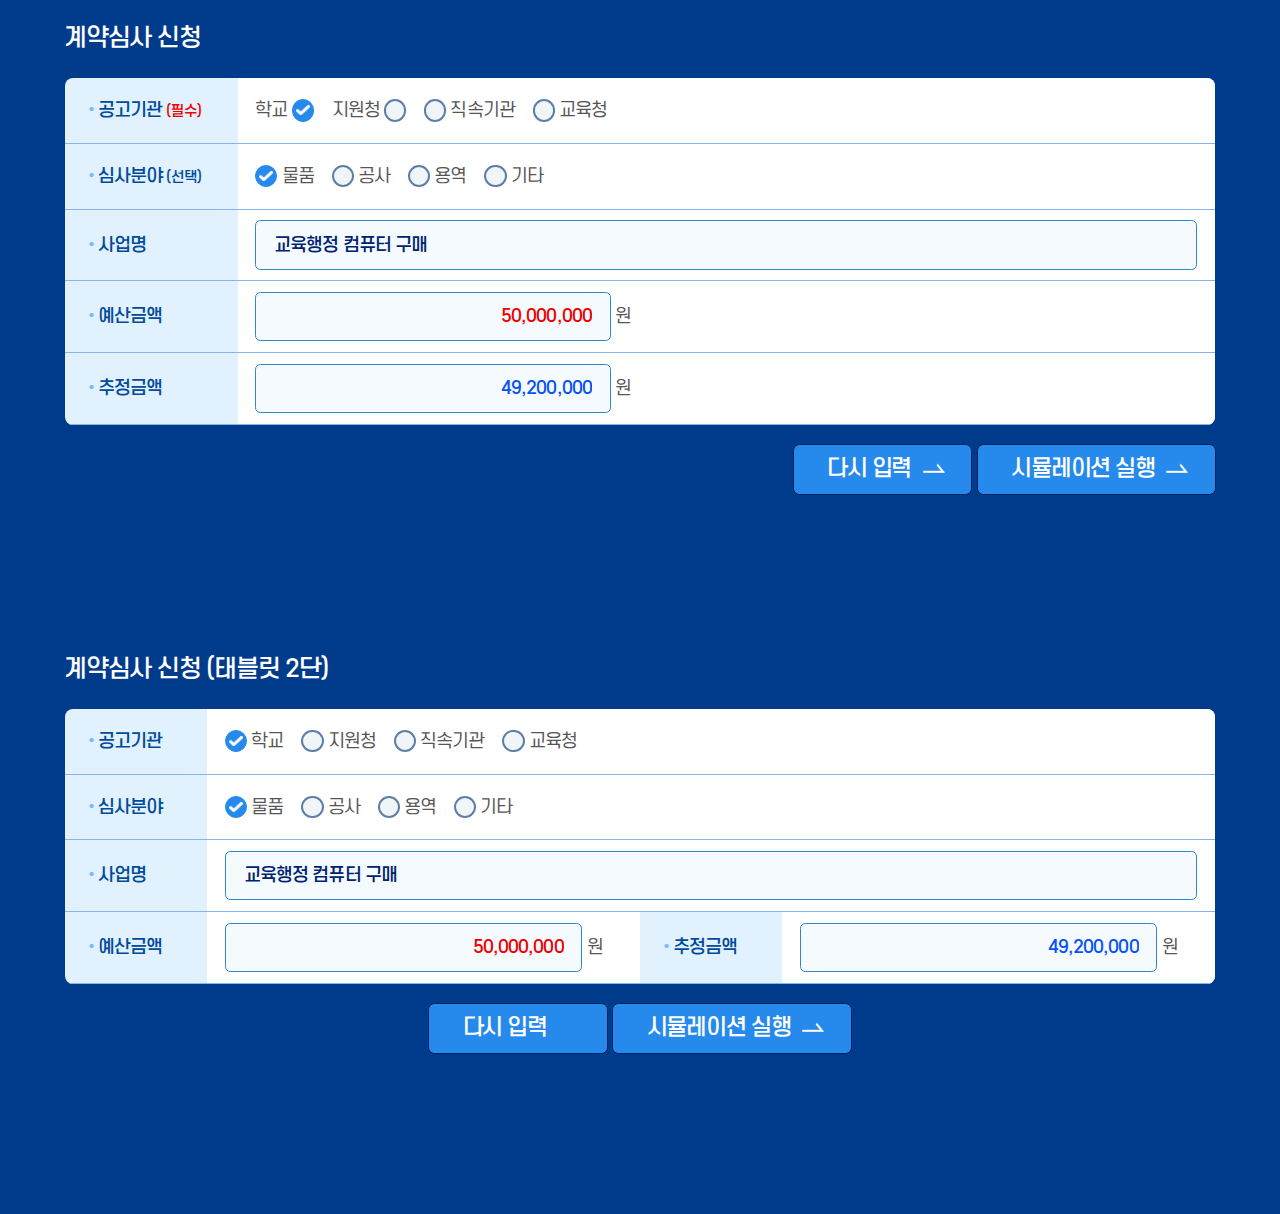
<file: index.html>
<!DOCTYPE html>
<html lang="en">
<head>
    <meta charset="UTF-8">
    <meta name="viewport" content="width=device-width, initial-scale=1.0">
    <title>01.계약심사_시뮬레이션입력결과</title>
    <link rel="stylesheet" href="./resources/css/main.css">
</head>
<body>
    <h2 class="title">계약심사 신청</h2>
    <form action="#" class="form-basic">
        <ul class="form_ul">
            <li class="cell">
                <div class="cell_th">공고기관 <span class="font-small font-red">(필수)</span></div>
                <div class="cell_td cell_radio">
                        <div class="radio_box">
                            <label class="label_name" for="submit1-radio1">학교</label>
                            <input class="radio_check" type="radio" name="submit1-radio" id="submit1-radio1" checked>
                        </div>
                        <div class="radio_box">
                            <label class="label_name" for="submit1-radio2">지원청</label>
                            <input class="radio_check" type="radio" name="submit1-radio" id="submit1-radio2">
                        </div>
                        <div class="radio_box">
                            <input class="radio_check" type="radio" name="submit1-radio" id="submit1-radio3">
                            <label class="label_name" for="submit1-radio3">직속기관</label>
                        </div>
                        <div class="radio_box">
                            <input class="radio_check" type="radio" name="submit1-radio" id="submit1-radio4">
                            <label class="label_name" for="submit1-radio4">교육청</label>
                        </div>
                </div>
            </li>
            <li class="cell">
                <div class="cell_th">심사분야 <span class="font-small">(선택)</span></div>
                <div class="cell_td cell_radio">
                        <div class="radio_box">
                            <input class="radio_check" type="radio" name="submit2-radio" id="submit2-radio1" checked>
                            <label class="label_name" for="submit2-radio1">물품</label>
                        </div>
                        <div class="radio_box">
                            <input class="radio_check" type="radio" name="submit2-radio" id="submit2-radio2">
                            <label class="label_name" for="submit2-radio2">공사</label>
                        </div>
                        <div class="radio_box">
                            <input class="radio_check" type="radio" name="submit2-radio" id="submit2-radio3">
                            <label class="label_name" for="submit2-radio3">용역</label>
                        </div>
                        <div class="radio_box">
                            <input class="radio_check" type="radio" name="submit2-radio" id="submit2-radio4">
                            <label class="label_name" for="submit2-radio4">기타</label>
                        </div>
                </div>
            </li>
            <li class="cell">
                <div class="cell_th">사업명</div>
                <div class="cell_td">
                    <input type="text" class="input-business" name="" id="" value="교육행정 컴퓨터 구매" title="교육행정 컴퓨터 구매" />
                </div>
            </li>
            <li class="cell">
                <div class="cell_th">예산금액</div>
                <div class="cell_td">
                    <input type="text" class="input-money font-red" value="50,000,000" oninput="this.value=this.value.replace(/[^,0-9]/g,'');">
                    <label for="">원</label>
                </div>
            </li>
            <li class="cell">
                <div class="cell_th">추정금액</div>
                <div class="cell_td">
                    <input type="text" class="input-money font-blue" value="49,200,000" oninput="this.value=this.value.replace(/[^,0-9]/g,'');">
                    <label for="">원</label>
                </div>
            </li>
        </ul>
        <div class="btns-right">
            <button type="reset" class="btn-reset">
                <span>다시 입력</span>
            </button>
            <button type="submit" class="btn-submit">
                <span>시뮬레이션 실행</span>
            </button>
        </div>
    </form>

    <h2 class="title">계약심사 신청 (태블릿 2단)</h2>
    <form action="#" class="form-basic only_tablet_double">
        <ul class="form_ul">
            <li class="cell">
                <div class="cell_th">공고기관</div>
                <div class="cell_td cell_radio">
                        <div class="radio_box">
                            <input class="radio_check" type="radio" name="submit3-radio" id="submit3-radio1" checked>
                            <label class="label_name" for="submit3-radio1">학교</label>
                        </div>
                        <div class="radio_box">
                            <input class="radio_check" type="radio" name="submit3-radio" id="submit3-radio2">
                            <label class="label_name" for="submit3-radio2">지원청</label>
                        </div>
                        <div class="radio_box">
                            <input class="radio_check" type="radio" name="submit3-radio" id="submit3-radio3">
                            <label class="label_name" for="submit3-radio3">직속기관</label>
                        </div>
                        <div class="radio_box">
                            <input class="radio_check" type="radio" name="submit3-radio" id="submit3-radio4">
                            <label class="label_name" for="submit3-radio4">교육청</label>
                        </div>
                </div>
            </li>
            <li class="cell">
                <div class="cell_th">심사분야</div>
                <div class="cell_td cell_radio">
                        <div class="radio_box">
                            <input class="radio_check" type="radio" name="submit4-radio" id="submit4-radio1" checked>
                            <label class="label_name" for="submit4-radio1">물품</label>
                        </div>
                        <div class="radio_box">
                            <input class="radio_check" type="radio" name="submit4-radio" id="submit4-radio2">
                            <label class="label_name" for="submit4-radio2">공사</label>
                        </div>
                        <div class="radio_box">
                            <input class="radio_check" type="radio" name="submit4-radio" id="submit4-radio3">
                            <label class="label_name" for="submit4-radio3">용역</label>
                        </div>
                        <div class="radio_box">
                            <input class="radio_check" type="radio" name="submit4-radio" id="submit4-radio4">
                            <label class="label_name" for="submit4-radio4">기타</label>
                        </div>
                </div>
            </li>
            <li class="cell">
                <div class="cell_th">사업명</div>
                <div class="cell_td">
                    <input type="text" class="input-business" name="" id="" value="교육행정 컴퓨터 구매" title="교육행정 컴퓨터 구매" />
                </div>
            </li>
            <li class="cell">
                <div class="cell_th">예산금액</div>
                <div class="cell_td">
                    <input type="text" class="input-money font-red" value="50,000,000" oninput="this.value=this.value.replace(/[^,0-9]/g,'');">
                    <label class="label_name" for="">원</label>
                </div>
            </li>
            <li class="cell">
                <div class="cell_th">추정금액</div>
                <div class="cell_td">
                    <input type="text" class="input-money font-blue" value="49,200,000" oninput="this.value=this.value.replace(/[^,0-9]/g,'');">
                    <label class="label_name" for="">원</label>
                </div>
            </li>
        </ul>
        <div class="btns-center">
            <button type="reset" class="btn-reset">
                다시 입력
            </button>
            <button type="submit" class="btn-submit">
                <span>시뮬레이션 실행</span>
            </button>
        </div>
    </form>

</body>
</html>
</file>
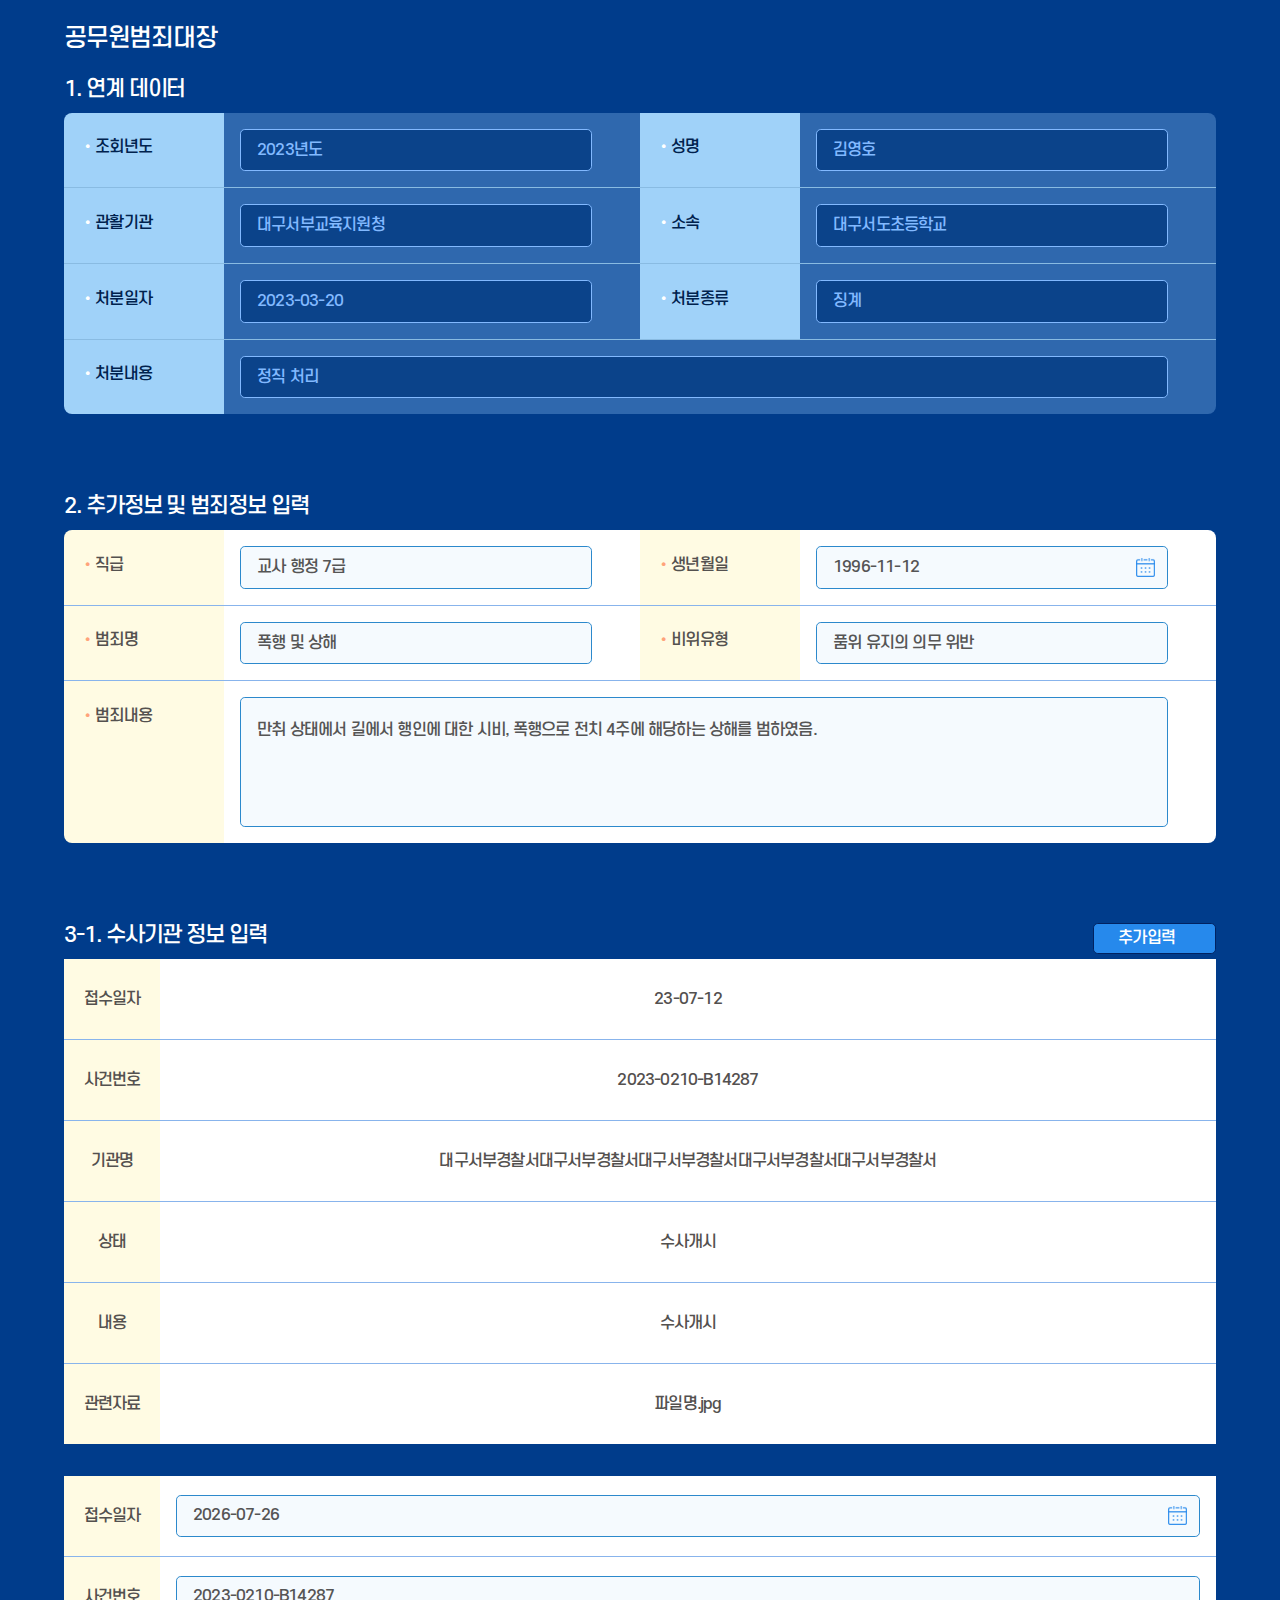
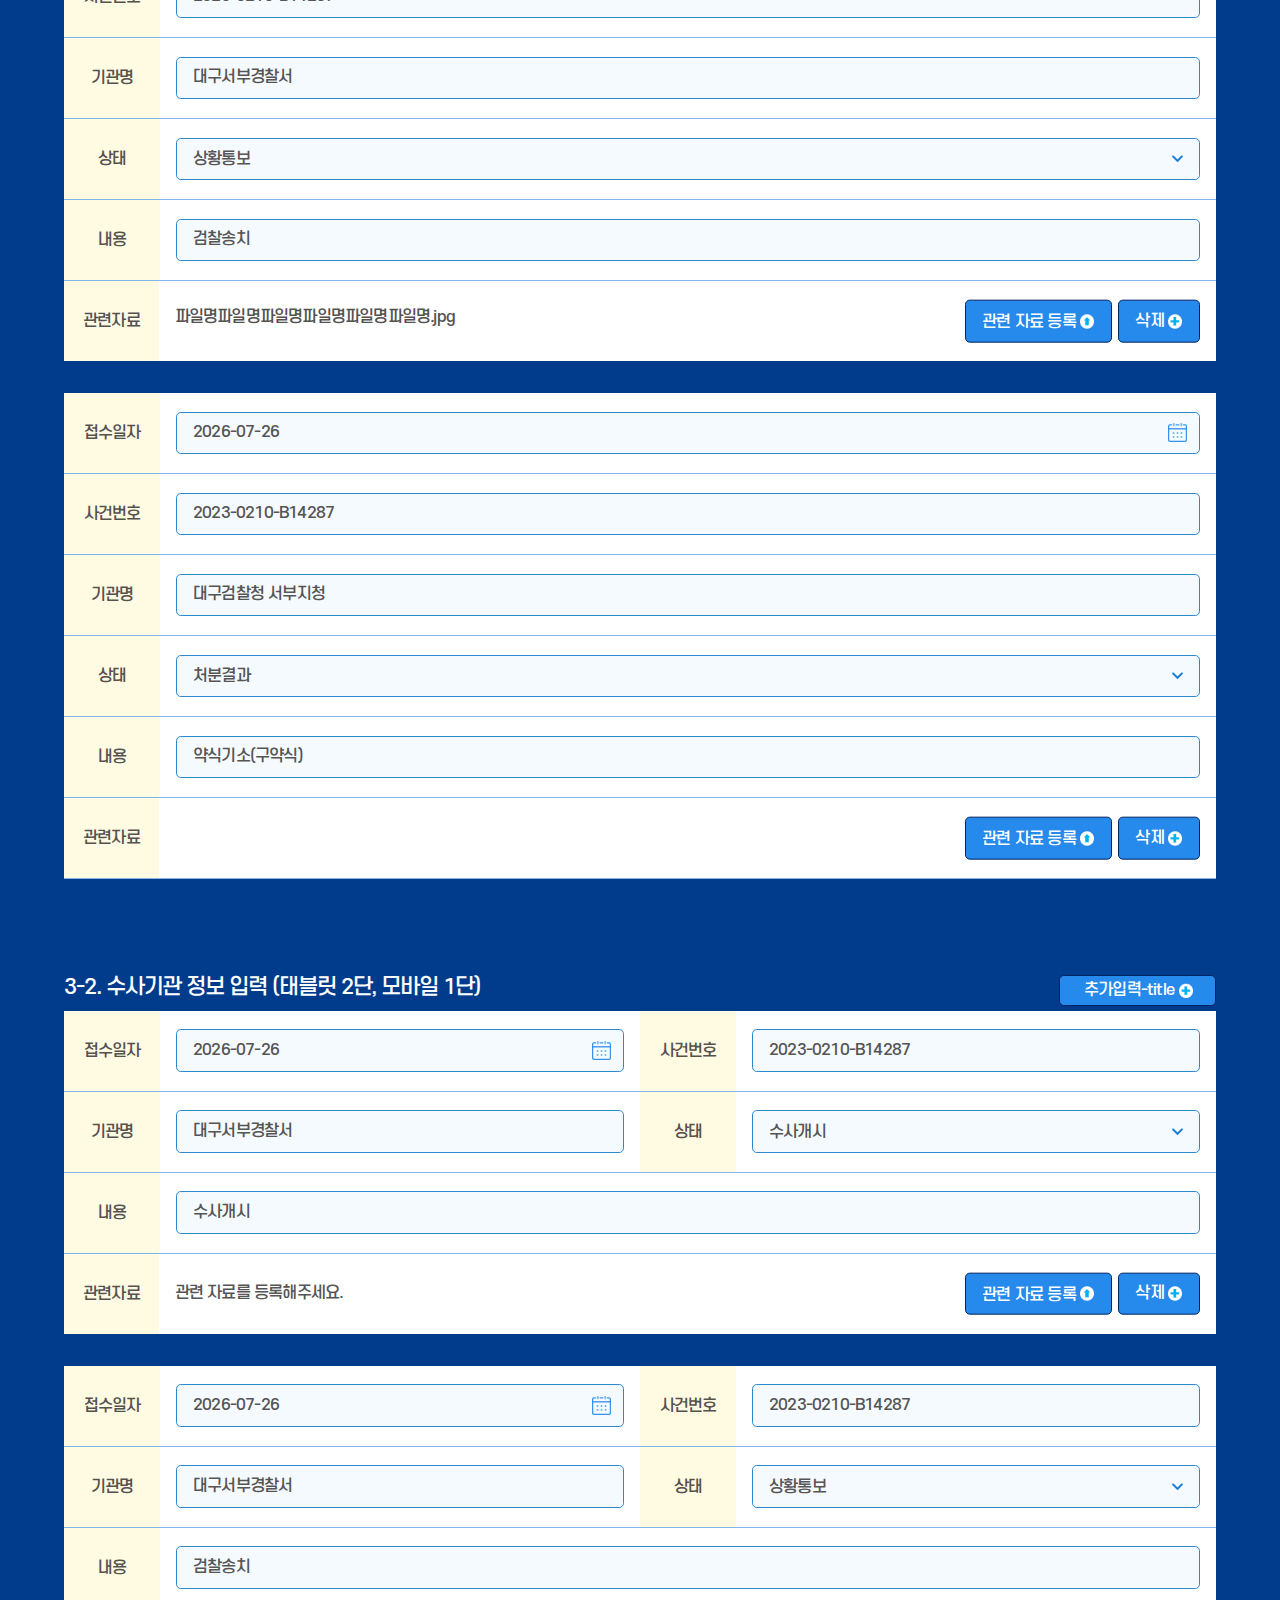
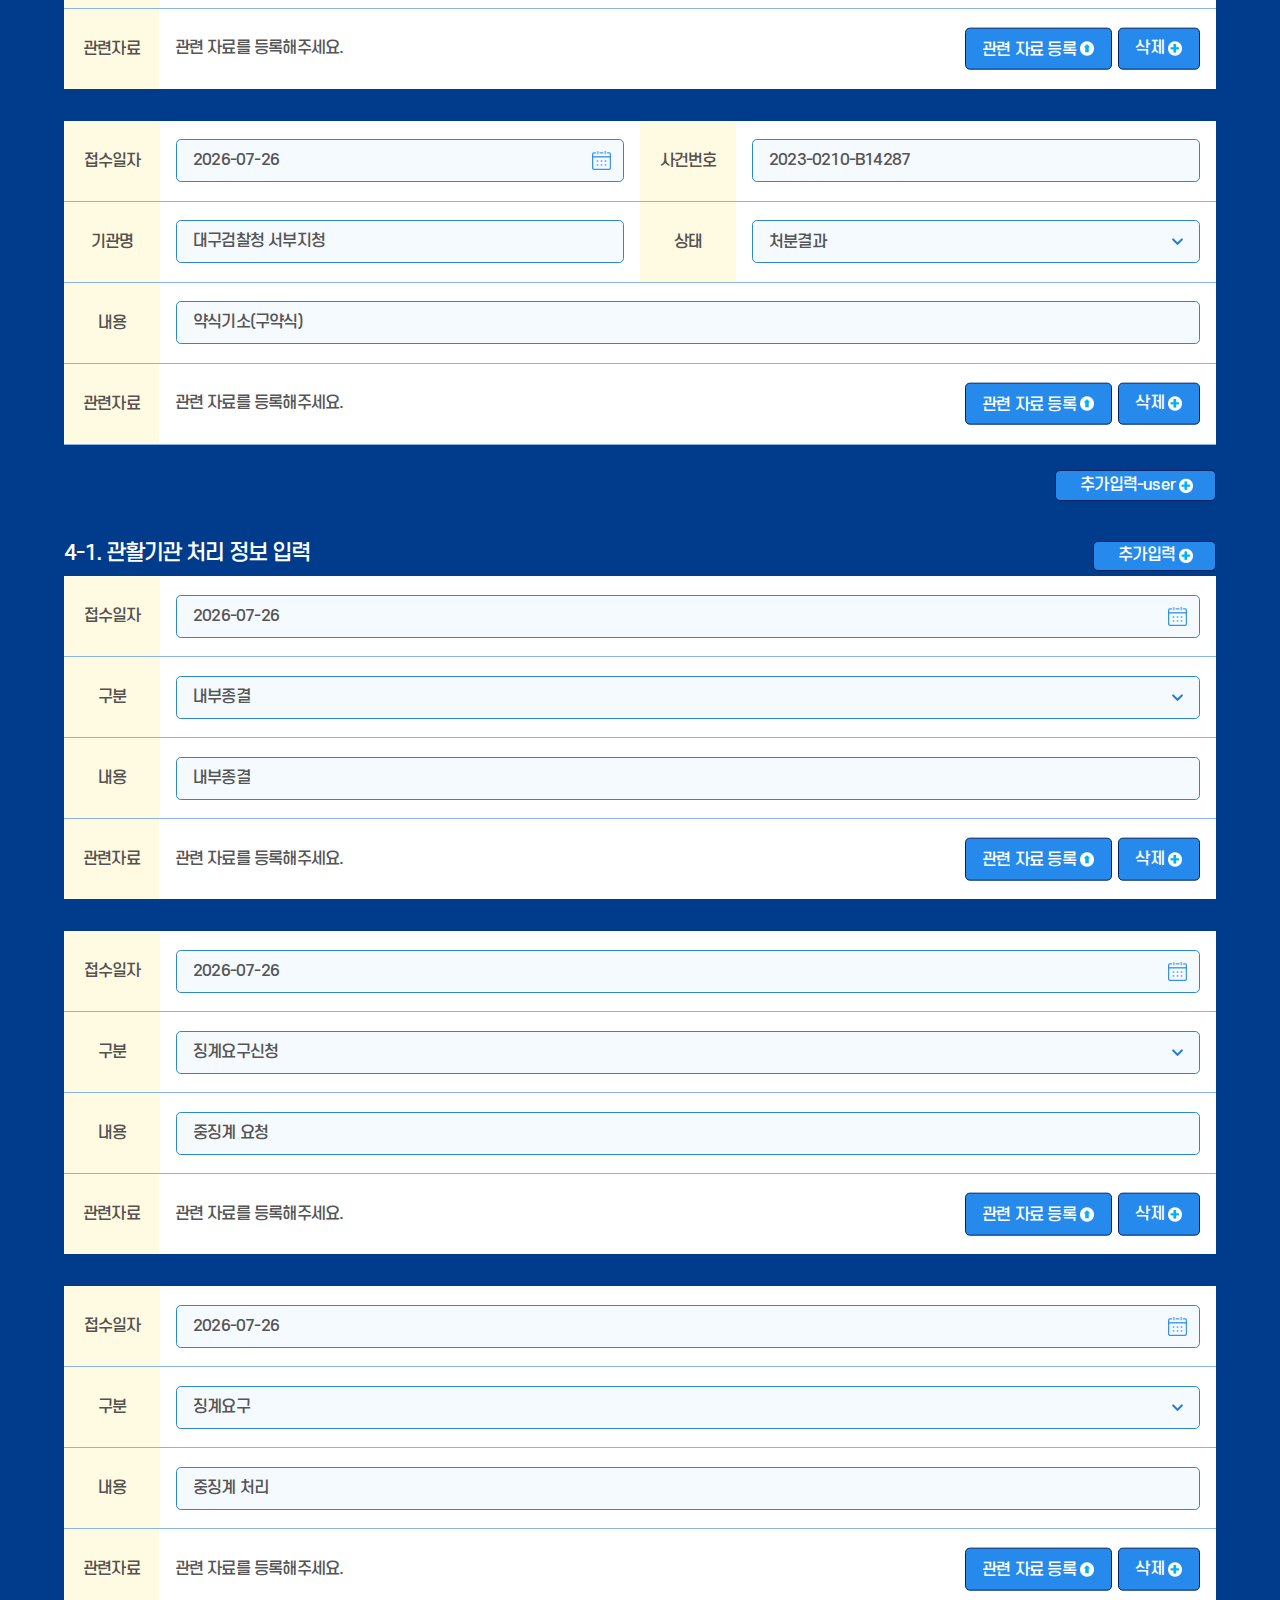
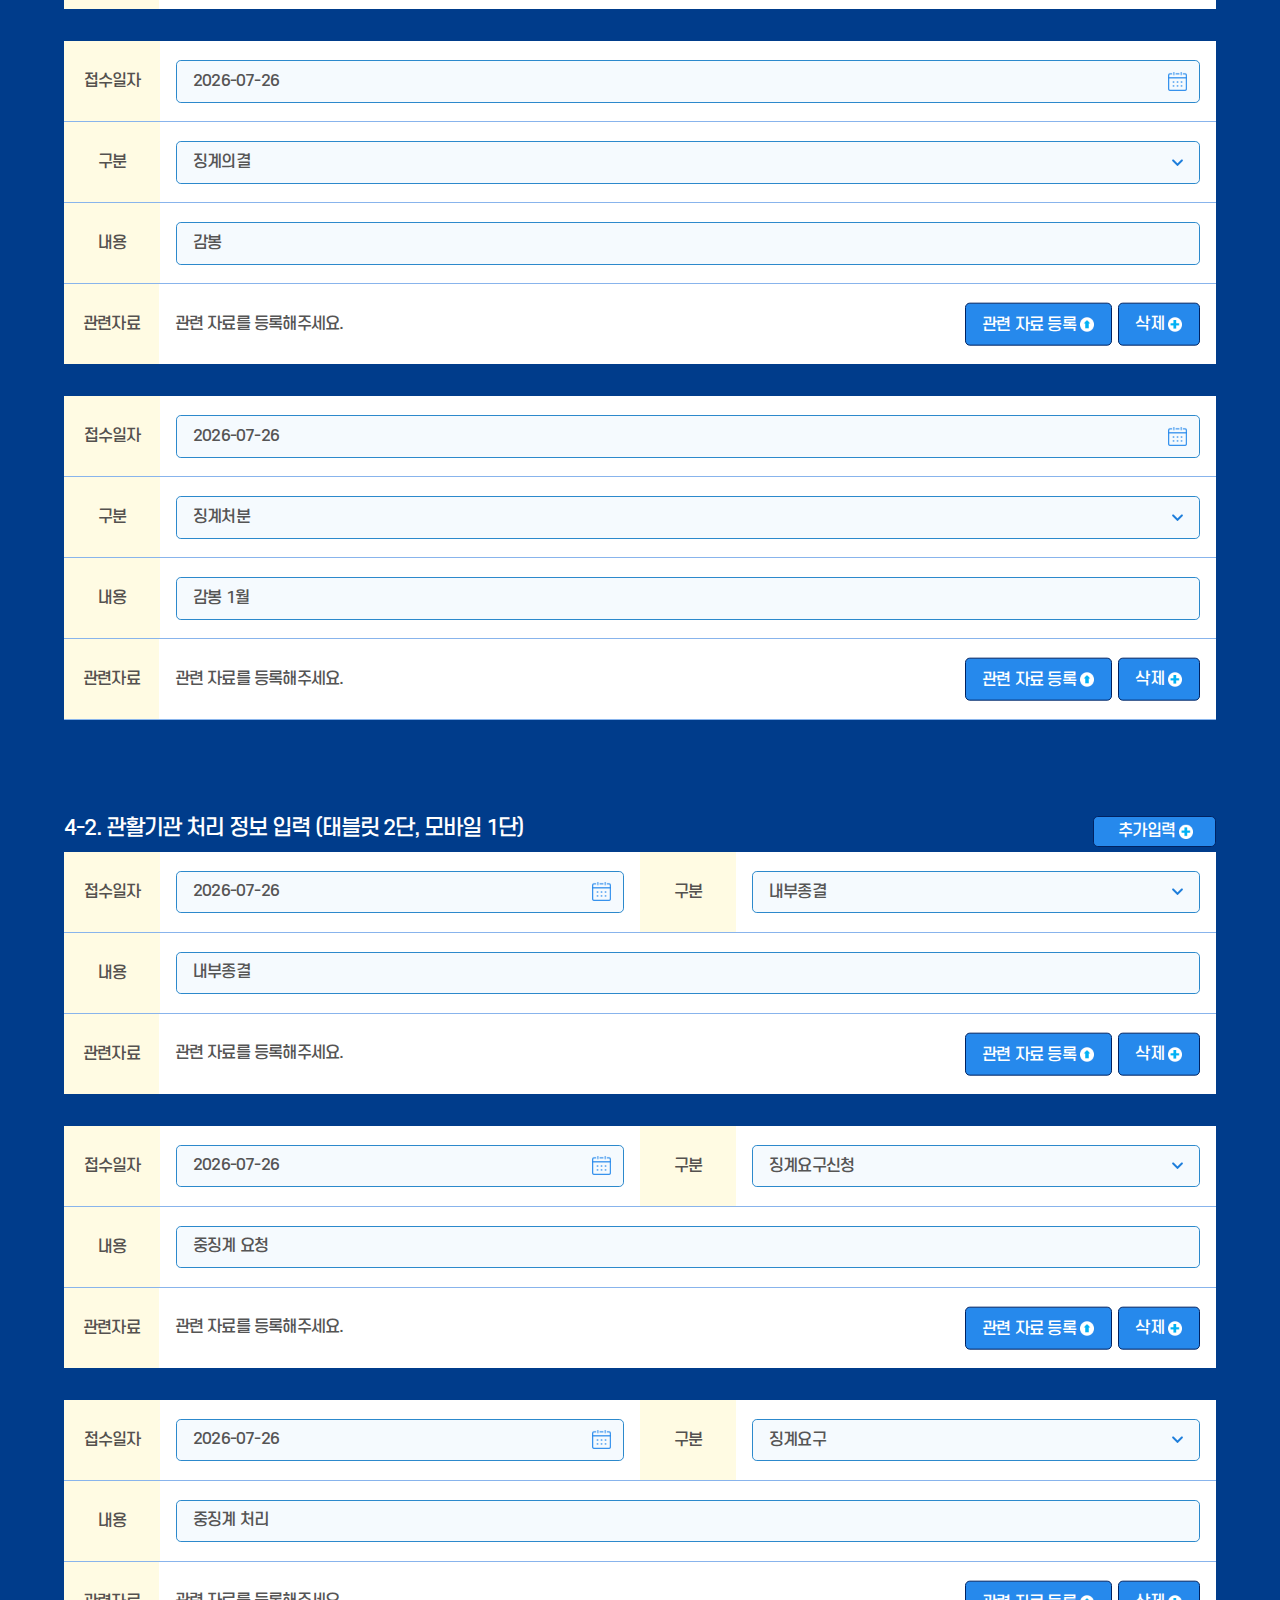
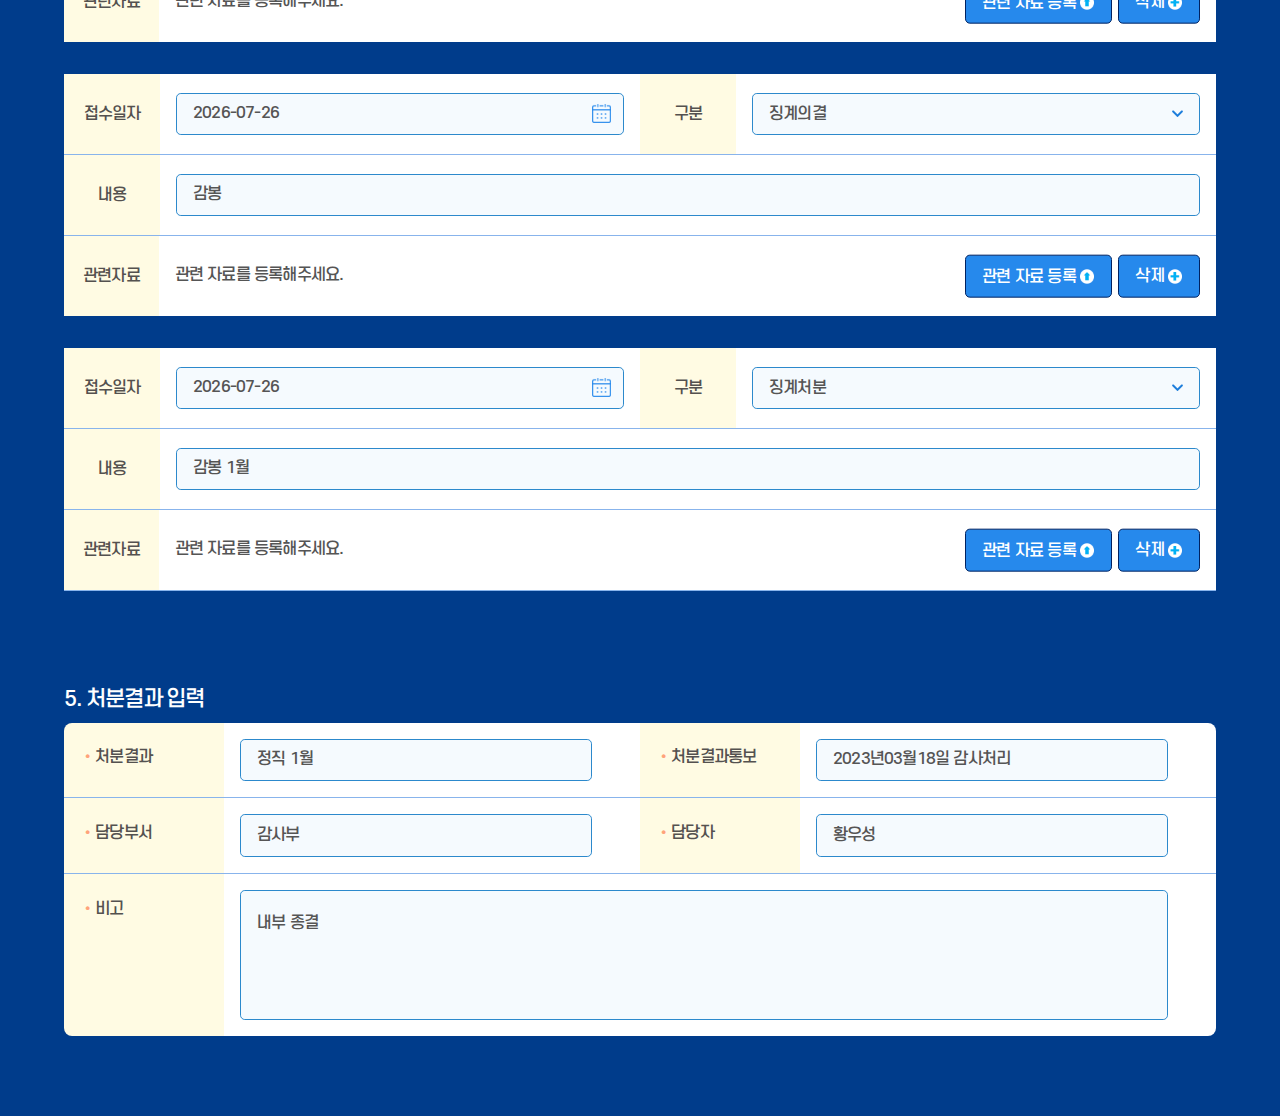
<file: data.html>
<!DOCTYPE html>
<html lang="en">

<head>
    <meta charset="UTF-8">
    <meta name="viewport" content="width=device-width, initial-scale=1.0">
    <title>02.연계데이터_입력_관리자용</title>
    <link rel="stylesheet" href="./resources/css/jquery-ui.css">
    <link rel="stylesheet" href="./resources/css/jquery-ui.theme.css">
    <link rel="stylesheet" href="./resources/css/data.css">
    <script src="./resources/js/jquery-3.7.0.min.js" defer></script>
    <script src="./resources/js/jquery-ui.js" defer></script>
    <script src="./resources/js/data.js" defer></script>
</head>

<body>
    <div class="data_page">

        <h2 class="title">공무원범죄대장</h2>

        <form action="#" class="form-blue">
            <h3 class="stt2">1. 연계 데이터</h3>
            <ul class="form_ul">
                <li class="cell">
                    <div class="cell_th">조회년도</div>
                    <div class="cell_td">
                        <input type="text" value="2023년도" title="조회년도" readonly />
                        <!-- readonly : 입력불가, 데이터전송 가능 -->
                        <!-- disabled : 입력불가, 데이터전송 불가 -->
                        <!-- 입력재개시 readonly disabled 속성 삭제하기 -->
                    </div>
                </li>
                <li class="cell">
                    <div class="cell_th">성명</div>
                    <div class="cell_td">
                        <input type="text" value="김영호" title="성명" readonly />
                    </div>
                </li>
                <li class="cell">
                    <div class="cell_th">관활기관</div>
                    <div class="cell_td">
                        <input type="text" value="대구서부교육지원청" title="관활기관" readonly />
                    </div>
                </li>
                <li class="cell">
                    <div class="cell_th">소속</div>
                    <div class="cell_td">
                        <input type="text" value="대구서도초등학교" title="소속" readonly />
                    </div>
                </li>
                <li class="cell">
                    <div class="cell_th">처분일자</div>
                    <div class="cell_td">
                        <input type="text" value="2023-03-20" title="처분일자" readonly />
                    </div>
                </li>
                <li class="cell">
                    <div class="cell_th">처분종류</div>
                    <div class="cell_td">
                        <input type="text" value="징계" title="처분종류" readonly />
                    </div>
                </li>
                <li class="cell-full">
                    <div class="cell_th">처분내용</div>
                    <div class="cell_td">
                        <input type="text" value="정직 처리" title="처분내용" readonly />
                    </div>
                </li>
            </ul>
        </form>

        <form action="#" class="form-yellow">
            <h3 class="stt2">2. 추가정보 및 범죄정보 입력</h3>
            <ul class="form_ul">
                <li class="cell">
                    <div class="cell_th">직급</div>
                    <div class="cell_td">
                        <input type="text" title="직급" value="교사 행정 7급" />
                    </div>
                </li>
                <li class="cell">
                    <div class="cell_th">생년월일</div>
                    <div class="cell_td">
                        <input type="text" id="birthDate" class="birthDate" name="birthDate" title="생년월일" value="1996-11-12" />
                    </div>
                </li>
                <li class="cell">
                    <div class="cell_th">범죄명</div>
                    <div class="cell_td">
                        <input type="text" title="범죄명" value="폭행 및 상해" />
                    </div>
                </li>
                <li class="cell">
                    <div class="cell_th">비위유형</div>
                    <div class="cell_td">
                        <input type="text" title="비위유형" value="품위 유지의 의무 위반" />
                    </div>
                </li>
                <li class="cell-full">
                    <div class="cell_th">범죄내용</div>
                    <div class="cell_td">
                        <textarea class="target-textarea" title="범죄내용" rows="3">만취 상태에서 길에서 행인에 대한 시비, 폭행으로 전치 4주에 해당하는 상해를 범하였음.</textarea>
                    </div>
                </li>
            </ul>
        </form>

        <form action="#" class="form-yellow">
            <h3 class="stt2">3-1. 수사기관 정보 입력</h3>
            <div class="title_btns">
                <button type="button" class="btn-add">추가입력</button>
            </div>
            <table class="form_tbl">
                <caption class="blind">수사기관 정보 입력 표에 대한 설명</caption>
                <colgroup>
                    <col style="width:16%">
                    <col style="width:18%">
                    <col style="width:18%">
                    <col style="width:13%">
                    <col style="width:17%">
                    <col style="width:18%">
                </colgroup>
                <thead>
                    <tr>
                        <th scope="col">접수일자</th>
                        <th scope="col">사건번호</th>
                        <th scope="col">기관명</th>
                        <th scope="col">상태</th>
                        <th scope="col">내용</th>
                        <th scope="col">관련자료</th>
                    </tr>
                </thead>
                <tbody>
                    <!-- 읽기전용 -->
                    <tr class="form_tbl_row">
                        <td class="cell">
                            <div class="cell_th">접수일자</div>
                            <div class="cell_td">23-07-12</div>
                        </td>
                        <td class="cell">
                            <div class="cell_th">사건번호</div>
                            <div class="cell_td">2023-0210-B14287</div>
                        </td>
                        <td class="cell">
                            <div class="cell_th">기관명</div>
                            <div class="cell_td">대구서부경찰서대구서부경찰서대구서부경찰서대구서부경찰서대구서부경찰서</div>
                        </td>
                        <td class="cell">
                            <div class="cell_th">상태</div>
                            <div class="cell_td">수사개시</div>
                        </td>
                        <td class="cell-full">
                            <div class="cell_th">내용</div>
                            <div class="cell_td">수사개시</div>
                        </td>
                        <td class="cell-full cell_file1">
                            <div class="cell_th">관련자료</div>
                            <div class="cell_td">
                                <p>파일명.jpg</p>
                            </div>
                        </td>
                    </tr>
                    <!-- //읽기전용 -->
                    <!-- 파일업로드된 후 -->
                    <tr class="form_tbl_row"> 
                        <td class="cell">
                            <div class="cell_th">접수일자</div>
                            <div class="cell_td">
                                <input type="text" id="applyDate1" title="접수일자" name="applyDate" class="applyDate" value="" />
                            </div>
                        </td>
                        <td class="cell">
                            <div class="cell_th">사건번호</div>
                            <div class="cell_td">
                                <input type="text" title="사건번호" value="2023-0210-B14287" />
                            </div>
                        </td>
                        <td class="cell">
                            <div class="cell_th">기관명</div>
                            <div class="cell_td">
                                <input type="text" title="기관명" value="대구서부경찰서" />
                            </div>
                        </td>
                        <td class="cell">
                            <div class="cell_th">상태</div>
                            <div class="cell_td">
                                <select title="상태">
                                    <option value="">수사개시</option>
                                    <option value="" selected>상황통보</option>
                                    <option value="">처분결과</option>
                                </select>
                            </div>
                        </td>
                        <td class="cell-full">
                            <div class="cell_th">내용</div>
                            <div class="cell_td">
                                <input type="text" title="내용" value="검찰송치" />
                            </div>
                        </td>
                        <td class="cell-full cell_file2">
                            <div class="cell_th">관련자료</div>
                            <div class="cell_td">
                                <p>파일명파일명파일명파일명파일명파일명.jpg</p>
                                <label class="btn-file"><span>관련 자료 등록</span></label>
                                <button type="button" class="btn-remove">
                                    <span>삭제</span>
                                </button>
                            </div>
                        </td>
                    </tr>
                    <!-- //파일업로드된 후 -->
                    <!-- 입력화면 -->
                    <tr class="form_tbl_row">
                        <td class="cell">
                            <div class="cell_th">접수일자</div>
                            <div class="cell_td">
                                <input type="text" id="applyDate2" title="접수일자" name="applyDate" class="applyDate" value="" />
                            </div>
                        </td>
                        <td class="cell">
                            <div class="cell_th">사건번호</div>
                            <div class="cell_td">
                                <input type="text" title="사건번호" value="2023-0210-B14287" />
                            </div>
                        </td>
                        <td class="cell">
                            <div class="cell_th">기관명</div>
                            <div class="cell_td">
                                <input type="text" title="기관명" value="대구검찰청 서부지청" />
                            </div>
                        </td>
                        <td class="cell">
                            <div class="cell_th">상태</div>
                            <div class="cell_td">
                                <select title="상태">
                                    <option value="">수사개시</option>
                                    <option value="">상황통보</option>
                                    <option value="" selected>처분결과</option>
                                </select>
                            </div>
                        </td>
                        <td class="cell-full">
                            <div class="cell_th">내용</div>
                            <div class="cell_td">
                                <input type="text" title="내용" value="약식기소(구약식)" />
                            </div>
                        </td>
                        <td class="cell-full cell_file2">
                            <div class="cell_th">관련자료</div>
                            <div class="cell_td">
                                <input class="upload-name" value="관련 자료를 등록해주세요." disabled />
                                <label for="input-file" class="btn-file"><span>관련 자료 등록</span></label>
                                <input type="file" id="input-file" />
                                <button type="button" class="btn-remove">
                                    <span>삭제</span>
                                </button>
                            </div>
                        </td>
                    </tr>
                    <!-- 입력화면 -->
                </tbody>
            </table>
        </form>

        <form action="#" class="form-yellow only_tablet_double">
            <h3 class="stt2">3-2. 수사기관 정보 입력 (태블릿 2단, 모바일 1단)</h3>
            <div class="title_btns">
                <button type="button" class="btn-add">
                    <span>추가입력-title</span>
                </button>
            </div>
            <table class="form_tbl">
                <caption class="blind">수사기관 정보 입력 (태블릿 2단, 모바일 1단)</caption>
                <colgroup>
                    <col style="width:16%">
                    <col style="width:18%">
                    <col style="width:18%">
                    <col style="width:13%">
                    <col style="width:17%">
                    <col style="width:18%">
                </colgroup>
                <thead>
                    <tr>
                        <th scope="col">접수일자</th>
                        <th scope="col">사건번호</th>
                        <th scope="col">기관명</th>
                        <th scope="col">상태</th>
                        <th scope="col">내용</th>
                        <th scope="col">관련자료</th>
                    </tr>
                </thead>
                <tbody>
                    <tr class="form_tbl_row">
                        <td class="cell">
                            <div class="cell_th">접수일자</div>
                            <div class="cell_td">
                                <input type="text" id="applyDate3" title="접수일자" name="applyDate" class="applyDate" value="" />
                            </div>
                        </td>
                        <td class="cell">
                            <div class="cell_th">사건번호</div>
                            <div class="cell_td">
                                <input type="text" title="사건번호" value="2023-0210-B14287" />
                            </div>
                        </td>
                        <td class="cell">
                            <div class="cell_th">기관명</div>
                            <div class="cell_td">
                                <input type="text" title="기관명" value="대구서부경찰서" />
                            </div>
                        </td>
                        <td class="cell">
                            <div class="cell_th">상태</div>
                            <div class="cell_td">
                                <select title="상태">
                                    <option value="" selected>수사개시</option>
                                    <option value="">상황통보</option>
                                    <option value="">처분결과</option>
                                </select>
                            </div>
                        </td>
                        <td class="cell-full">
                            <div class="cell_th">내용</div>
                            <div class="cell_td">
                                <input type="text" id="내용" title="" value="수사개시" />
                            </div>
                        </td>
                        <td class="cell-full cell_file3">
                            <div class="cell_th">관련자료</div>
                            <div class="cell_td">
                                <input class="upload-name" value="관련 자료를 등록해주세요." disabled />
                                <label class="btn-file" for="input-file"><span>관련 자료 등록</span></label>
                                <input type="file" id="input-file" />
                                <button type="button" class="btn-remove">
                                    <span>삭제</span>
                                </button>
                            </div>
                        </td>
                    </tr>
                    <tr class="form_tbl_row">
                        <td class="cell">
                            <div class="cell_th">접수일자</div>
                            <div class="cell_td">
                                <input type="text" id="applyDate4" title="접수일자" name="applyDate" class="applyDate" value="" />
                            </div>
                        </td>
                        <td class="cell">
                            <div class="cell_th">사건번호</div>
                            <div class="cell_td">
                                <input type="text" title="사건번호" value="2023-0210-B14287" />
                            </div>
                        </td>
                        <td class="cell">
                            <div class="cell_th">기관명</div>
                            <div class="cell_td">
                                <input type="text" title="기관명" value="대구서부경찰서" />
                            </div>
                        </td>
                        <td class="cell">
                            <div class="cell_th">상태</div>
                            <div class="cell_td">
                                <select title="상태">
                                    <option value="">수사개시</option>
                                    <option value="" selected>상황통보</option>
                                    <option value="">처분결과</option>
                                </select>
                            </div>
                        </td>
                        <td class="cell-full">
                            <div class="cell_th">내용</div>
                            <div class="cell_td">
                                <input type="text" title="내용" value="검찰송치" />
                            </div>
                        </td>
                        <td class="cell-full cell_file3">
                            <div class="cell_th">관련자료</div>
                            <div class="cell_td">
                                <input class="upload-name" value="관련 자료를 등록해주세요." disabled />
                                <label for="input-file" class="btn-file"><span>관련 자료 등록</span></label>
                                <input type="file" id="input-file" />
                                <button type="button" class="btn-remove">
                                    <span>삭제</span>
                                </button>
                            </div>
                        </td>
                    </tr>
                    <tr class="form_tbl_row">
                        <td class="cell">
                            <div class="cell_th">접수일자</div>
                            <div class="cell_td">
                                <input type="text" id="applyDate5" title="접수일자" name="applyDate" class="applyDate"
                                    value="" />
                            </div>
                        </td>
                        <td class="cell">
                            <div class="cell_th">사건번호</div>
                            <div class="cell_td">
                                <input type="text" title="사건번호" value="2023-0210-B14287" />
                            </div>
                        </td>
                        <td class="cell">
                            <div class="cell_th">기관명</div>
                            <div class="cell_td">
                                <input type="text" title="기관명" value="대구검찰청 서부지청" />
                            </div>
                        </td>
                        <td class="cell">
                            <div class="cell_th">상태</div>
                            <div class="cell_td">
                                <select title="상태">
                                    <option value="">수사개시</option>
                                    <option value="">상황통보</option>
                                    <option value="" selected>처분결과</option>
                                </select>
                            </div>
                        </td>
                        <td class="cell-full">
                            <div class="cell_th">내용</div>
                            <div class="cell_td">
                                <input type="text" title="내용" value="약식기소(구약식)" />
                            </div>
                        </td>
                        <td class="cell-full cell_file3">
                            <div class="cell_th">관련자료</div>
                            <div class="cell_td">
                                <input class="upload-name" value="관련 자료를 등록해주세요." disabled />
                                <label for="input-file" class="btn-file"><span>관련 자료 등록</span></label>
                                <input type="file" id="input-file" />
                                <button type="button" class="btn-remove">
                                    <span>삭제</span>
                                </button>
                            </div>
                        </td>
                    </tr>
                </tbody>
            </table>
            <div class="user_btns">
                <button type="button" class="btn-add">
                    <span>추가입력-user</span>
                </button>
            </div>
        </form>

        <form action="#" class="form-yellow">
            <h3 class="stt2">4-1. 관활기관 처리 정보 입력</h3>
            <div class="title_btns">
                <button type="button" class="btn-add">
                    <span>추가입력</span>
                </button>
            </div>
            <table class="form_tbl">
                <caption class="blind">관활기관 처리 정보 입력</caption>
                <colgroup>
                    <col style="width:16%">
                    <col style="width:18%">
                    <col style="width:48%">
                    <col style="width:18%">
                </colgroup>
                <thead>
                    <tr>
                        <th scope="col">접수일자</th>
                        <th scope="col">구분</th>
                        <th scope="col">내용</th>
                        <th scope="col">관련자료</th>
                    </tr>
                </thead>
                <tbody>
                    <tr class="form_tbl_row">
                        <td class="cell">
                            <div class="cell_th">접수일자</div>
                            <div class="cell_td">
                                <input type="text" id="applyDate2_0" title="접수일자" name="applyDate" class="applyDate"
                                    value="" />
                            </div>
                        </td>
                        <td class="cell">
                            <div class="cell_th">구분</div>
                            <div class="cell_td">
                                <select title="구분">
                                    <option value="" selected>내부종결</option>
                                    <option value="">징계요구신청</option>
                                    <option value="">징계요구</option>
                                    <option value="">징계의결</option>
                                    <option value="">징계처분</option>
                                </select>
                            </div>
                        </td>
                        <td class="cell-full">
                            <div class="cell_th">내용</div>
                            <div class="cell_td">
                                <input type="text" title="내용" value="내부종결" />
                            </div>
                        </td>
                        <td class="cell-full cell_file3">
                            <div class="cell_th">관련자료</div>
                            <div class="cell_td">
                                <input class="upload-name" value="관련 자료를 등록해주세요." disabled />
                                <label for="input-file" class="btn-file"><span>관련 자료 등록</span></label>
                                <input type="file" id="input-file" />
                                <button type="button" class="btn-remove">
                                    <span>삭제</span>
                                </button>
                            </div>
                        </td>
                    </tr>
                    <tr class="form_tbl_row">
                        <td class="cell">
                            <div class="cell_th">접수일자</div>
                            <div class="cell_td">
                                <input type="text" id="applyDate2_1" title="접수일자" name="applyDate" class="applyDate"
                                    value="" />
                            </div>
                        </td>
                        <td class="cell">
                            <div class="cell_th">구분</div>
                            <div class="cell_td">
                                <select title="구분">
                                    <option value="">내부종결</option>
                                    <option value="" selected>징계요구신청</option>
                                    <option value="">징계요구</option>
                                    <option value="">징계의결</option>
                                    <option value="">징계처분</option>
                                </select>
                            </div>
                        </td>
                        <td class="cell-full">
                            <div class="cell_th">내용</div>
                            <div class="cell_td">
                                <input type="text" title="내용" value="중징계 요청" />
                            </div>
                        </td>
                        <td class="cell-full cell_file3">
                            <div class="cell_th">관련자료</div>
                            <div class="cell_td">
                                <input class="upload-name" value="관련 자료를 등록해주세요." disabled />
                                <label for="input-file" class="btn-file"><span>관련 자료 등록</span></label>
                                <input type="file" id="input-file" />
                                <button type="button" class="btn-remove">
                                    <span>삭제</span>
                                </button>
                            </div>
                        </td>
                    </tr>
                    <tr class="form_tbl_row">
                        <td class="cell">
                            <div class="cell_th">접수일자</div>
                            <div class="cell_td">
                                <input type="text" id="applyDate2_2" title="접수일자" name="applyDate" class="applyDate"
                                    value="" />
                            </div>
                        </td>
                        <td class="cell">
                            <div class="cell_th">구분</div>
                            <div class="cell_td">
                                <select title="구분">
                                    <option value="">내부종결</option>
                                    <option value="">징계요구신청</option>
                                    <option value="" selected>징계요구</option>
                                    <option value="">징계의결</option>
                                    <option value="">징계처분</option>
                                </select>
                            </div>
                        </td>
                        <td class="cell-full">
                            <div class="cell_th">내용</div>
                            <div class="cell_td">
                                <input type="text" title="내용" value="중징계 처리" />
                            </div>
                        </td>
                        <td class="cell-full cell_file3">
                            <div class="cell_th">관련자료</div>
                            <div class="cell_td">
                                <input class="upload-name" value="관련 자료를 등록해주세요." disabled />
                                <label for="input-file" class="btn-file"><span>관련 자료 등록</span></label>
                                <input type="file" id="input-file" />
                                <button type="button" class="btn-remove">
                                    <span>삭제</span>
                                </button>
                            </div>
                        </td>
                    </tr>
                    <tr class="form_tbl_row">
                        <td class="cell">
                            <div class="cell_th">접수일자</div>
                            <div class="cell_td">
                                <input type="text" id="applyDate2_3" title="접수일자" name="applyDate" class="applyDate"
                                    value="" />
                            </div>
                        </td>
                        <td class="cell">
                            <div class="cell_th">구분</div>
                            <div class="cell_td">
                                <select title="구분">
                                    <option value="">내부종결</option>
                                    <option value="">징계요구신청</option>
                                    <option value="">징계요구</option>
                                    <option value="" selected>징계의결</option>
                                    <option value="">징계처분</option>
                                </select>
                            </div>
                        </td>
                        <td class="cell-full">
                            <div class="cell_th">내용</div>
                            <div class="cell_td">
                                <input type="text" title="내용" value="감봉" />
                            </div>
                        </td>
                        <td class="cell-full cell_file3">
                            <div class="cell_th">관련자료</div>
                            <div class="cell_td">
                                <input class="upload-name" value="관련 자료를 등록해주세요." disabled />
                                <label for="input-file" class="btn-file"><span>관련 자료 등록</span></label>
                                <input type="file" id="input-file" />
                                <button type="button" class="btn-remove">
                                    <span>삭제</span>
                                </button>
                            </div>
                        </td>
                    </tr>
                    <tr class="form_tbl_row">
                        <td class="cell">
                            <div class="cell_th">접수일자</div>
                            <div class="cell_td">
                                <input type="text" id="applyDate2_4" title="접수일자" name="applyDate" class="applyDate"
                                    value="" />
                            </div>
                        </td>
                        <td class="cell">
                            <div class="cell_th">구분</div>
                            <div class="cell_td">
                                <select title="구분">
                                    <option value="">내부종결</option>
                                    <option value="">징계요구신청</option>
                                    <option value="">징계요구</option>
                                    <option value="">징계의결</option>
                                    <option value="" selected>징계처분</option>
                                </select>
                            </div>
                        </td>
                        <td class="cell-full">
                            <div class="cell_th">내용</div>
                            <div class="cell_td">
                                <input type="text" title="내용" value="감봉 1월" />
                            </div>
                        </td>
                        <td class="cell-full cell_file3">
                            <div class="cell_th">관련자료</div>
                            <div class="cell_td">
                                <input class="upload-name" value="관련 자료를 등록해주세요." disabled />
                                <label for="input-file" class="btn-file"><span>관련 자료 등록</span></label>
                                <input type="file" id="input-file" />
                                <button type="button" class="btn-remove">
                                    <span>삭제</span>
                                </button>
                            </div>
                        </td>
                    </tr>
                </tbody>
            </table>
        </form>

        <form action="#" class="form-yellow only_tablet_double">
            <h3 class="stt2">4-2. 관활기관 처리 정보 입력 (태블릿 2단, 모바일 1단)</h3>
            <div class="title_btns">
                <button type="button" class="btn-add">
                    <span>추가입력</span>
                </button>
            </div>
            <table class="form_tbl">
                <caption class="blind">관활기관 처리 정보 입력 (태블릿 2단, 모바일 1단)</caption>
                <colgroup>
                    <col style="width:16%">
                    <col style="width:18%">
                    <col style="width:48%">
                    <col style="width:18%">
                </colgroup>
                <thead>
                    <tr>
                        <th scope="col">접수일자</th>
                        <th scope="col">구분</th>
                        <th scope="col">내용</th>
                        <th scope="col">관련자료</th>
                    </tr>
                </thead>
                <tbody>
                    <tr class="form_tbl_row">
                        <td class="cell">
                            <div class="cell_th">접수일자</div>
                            <div class="cell_td">
                                <input type="text" id="applyDate2_5" title="접수일자" name="applyDate" class="applyDate"
                                    value="" />
                            </div>
                        </td>
                        <td class="cell">
                            <div class="cell_th">구분</div>
                            <div class="cell_td">
                                <select title="구분">
                                    <option value="" selected>내부종결</option>
                                    <option value="">징계요구신청</option>
                                    <option value="">징계요구</option>
                                    <option value="">징계의결</option>
                                    <option value="">징계처분</option>
                                </select>
                            </div>
                        </td>
                        <td class="cell-full">
                            <div class="cell_th">내용</div>
                            <div class="cell_td">
                                <input type="text" title="내용" value="내부종결" />
                            </div>
                        </td>
                        <td class="cell-full cell_file3">
                            <div class="cell_th">관련자료</div>
                            <div class="cell_td">
                                <input class="upload-name" value="관련 자료를 등록해주세요." disabled />
                                <label for="input-file" class="btn-file"><span>관련 자료 등록</span></label>
                                <input type="file" id="input-file" />
                                <button type="button" class="btn-remove">
                                    <span>삭제</span>
                                </button>
                            </div>
                        </td>
                    </tr>
                    <tr class="form_tbl_row">
                        <td class="cell">
                            <div class="cell_th">접수일자</div>
                            <div class="cell_td">
                                <input type="text" id="applyDate2_6" title="접수일자" name="applyDate" class="applyDate"
                                    value="" />
                            </div>
                        </td>
                        <td class="cell">
                            <div class="cell_th">구분</div>
                            <div class="cell_td">
                                <select title="구분">
                                    <option value="">내부종결</option>
                                    <option value="" selected>징계요구신청</option>
                                    <option value="">징계요구</option>
                                    <option value="">징계의결</option>
                                    <option value="">징계처분</option>
                                </select>
                            </div>
                        </td>
                        <td class="cell-full">
                            <div class="cell_th">내용</div>
                            <div class="cell_td">
                                <input type="text" title="내용" value="중징계 요청" />
                            </div>
                        </td>
                        <td class="cell-full cell_file3">
                            <div class="cell_th">관련자료</div>
                            <div class="cell_td">
                                <input class="upload-name" value="관련 자료를 등록해주세요." disabled />
                                <label for="input-file" class="btn-file"><span>관련 자료 등록</span></label>
                                <input type="file" id="input-file" />
                                <button type="button" class="btn-remove">
                                    <span>삭제</span>
                                </button>
                            </div>
                        </td>
                    </tr>
                    <tr class="form_tbl_row">
                        <td class="cell">
                            <div class="cell_th">접수일자</div>
                            <div class="cell_td">
                                <input type="text" id="applyDate2_7" title="접수일자" name="applyDate" class="applyDate"
                                    value="" />
                            </div>
                        </td>
                        <td class="cell">
                            <div class="cell_th">구분</div>
                            <div class="cell_td">
                                <select title="구분">
                                    <option value="">내부종결</option>
                                    <option value="">징계요구신청</option>
                                    <option value="" selected>징계요구</option>
                                    <option value="">징계의결</option>
                                    <option value="">징계처분</option>
                                </select>
                            </div>
                        </td>
                        <td class="cell-full">
                            <div class="cell_th">내용</div>
                            <div class="cell_td">
                                <input type="text" title="내용" value="중징계 처리" />
                            </div>
                        </td>
                        <td class="cell-full cell_file3">
                            <div class="cell_th">관련자료</div>
                            <div class="cell_td">
                                <input class="upload-name" value="관련 자료를 등록해주세요." disabled />
                                <label for="input-file" class="btn-file"><span>관련 자료 등록</span></label>
                                <input type="file" id="input-file" />
                                <button type="button" class="btn-remove">
                                    <span>삭제</span>
                                </button>
                            </div>
                        </td>
                    </tr>
                    <tr class="form_tbl_row">
                        <td class="cell">
                            <div class="cell_th">접수일자</div>
                            <div class="cell_td">
                                <input type="text" id="applyDate2_8" title="접수일자" name="applyDate" class="applyDate"
                                    value="" />
                            </div>
                        </td>
                        <td class="cell">
                            <div class="cell_th">구분</div>
                            <div class="cell_td">
                                <select title="구분">
                                    <option value="">내부종결</option>
                                    <option value="">징계요구신청</option>
                                    <option value="">징계요구</option>
                                    <option value="" selected>징계의결</option>
                                    <option value="">징계처분</option>
                                </select>
                            </div>
                        </td>
                        <td class="cell-full">
                            <div class="cell_th">내용</div>
                            <div class="cell_td">
                                <input type="text" title="내용" value="감봉" />
                            </div>
                        </td>
                        <td class="cell-full cell_file3">
                            <div class="cell_th">관련자료</div>
                            <div class="cell_td">
                                <input class="upload-name" value="관련 자료를 등록해주세요." disabled />
                                <label for="input-file" class="btn-file"><span>관련 자료 등록</span></label>
                                <input type="file" id="input-file" />
                                <button type="button" class="btn-remove">
                                    <span>삭제</span>
                                </button>
                            </div>
                        </td>
                    </tr>
                    <tr class="form_tbl_row">
                        <td class="cell">
                            <div class="cell_th">접수일자</div>
                            <div class="cell_td">
                                <input type="text" id="applyDate2_9" title="접수일자" name="applyDate" class="applyDate"
                                    value="" />
                            </div>
                        </td>
                        <td class="cell">
                            <div class="cell_th">구분</div>
                            <div class="cell_td">
                                <select title="구분">
                                    <option value="">내부종결</option>
                                    <option value="">징계요구신청</option>
                                    <option value="">징계요구</option>
                                    <option value="">징계의결</option>
                                    <option value="" selected>징계처분</option>
                                </select>
                            </div>
                        </td>
                        <td class="cell-full">
                            <div class="cell_th">내용</div>
                            <div class="cell_td">
                                <input type="text" title="내용" value="감봉 1월" />
                            </div>
                        </td>
                        <td class="cell-full cell_file3">
                            <div class="cell_th">관련자료</div>
                            <div class="cell_td">
                                <input class="upload-name" value="관련 자료를 등록해주세요." disabled />
                                <label for="input-file" class="btn-file"><span>관련 자료 등록</span></label>
                                <input type="file" id="input-file" />
                                <button type="button" class="btn-remove">
                                    <span>삭제</span>
                                </button>
                            </div>
                        </td>
                    </tr>
                </tbody>
            </table>
        </form>

        <form action="#" class="form-yellow">
            <h3 class="stt2">5. 처분결과 입력</h3>
            <ul class="form_ul">
                <li class="cell">
                    <div class="cell_th">처분결과</div>
                    <div class="cell_td">
                        <input type="text" title="처분결과" value="정직 1월" />
                    </div>
                </li>
                <li class="cell">
                    <div class="cell_th">처분결과통보</div>
                    <div class="cell_td">
                        <input type="text" title="처분결과통보" value="2023년03월18일 감사처리" />
                    </div>
                </li>
                <li class="cell">
                    <div class="cell_th">담당부서</div>
                    <div class="cell_td">
                        <input type="text" title="담당부서" value="감사부" />
                    </div>
                </li>
                <li class="cell">
                    <div class="cell_th">담당자</div>
                    <div class="cell_td">
                        <input type="text" title="담당자" value="황우성" />
                    </div>
                </li>
                <li class="cell-full">
                    <div class="cell_th">비고</div>
                    <div class="cell_td">
                        <textarea class="target-textarea" title="비고" rows="3">내부 종결</textarea>
                    </div>
                </li>
            </ul>
        </form>
        
    </div>
</body>

</html>
</file>
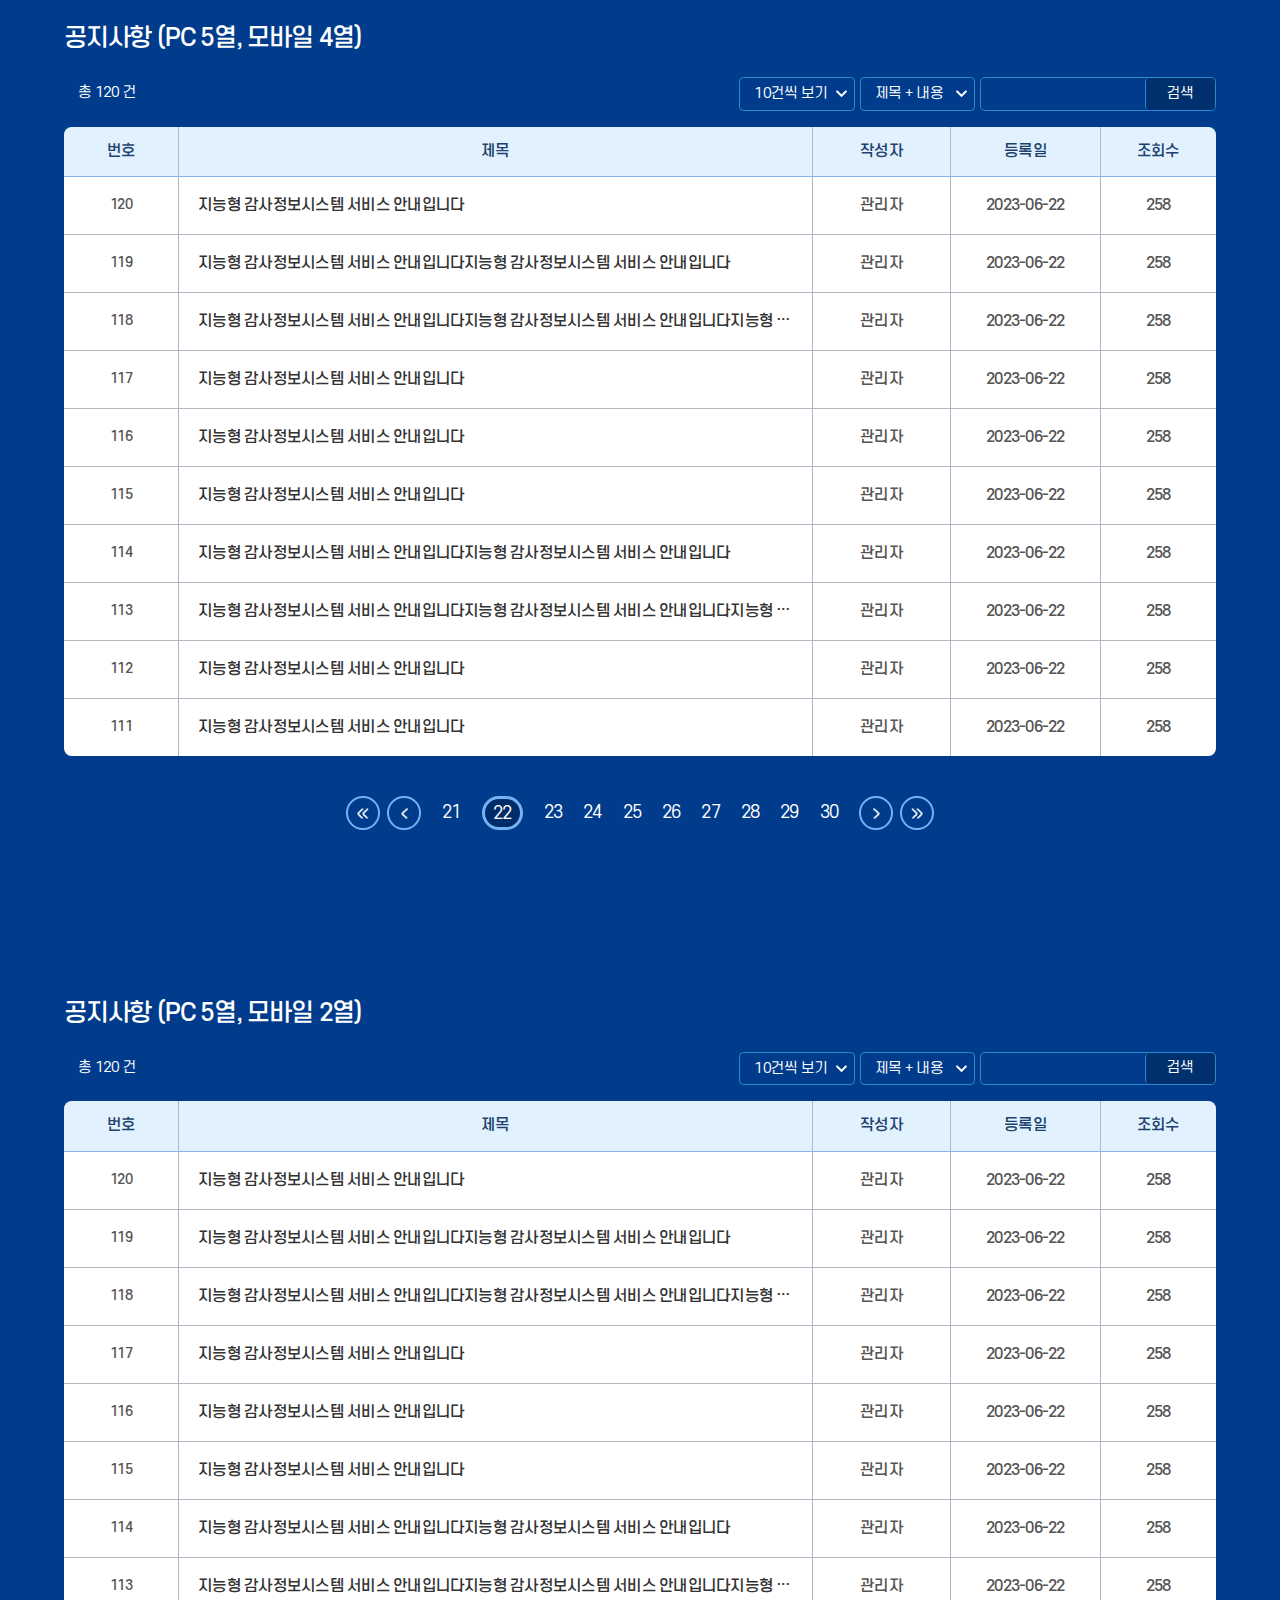
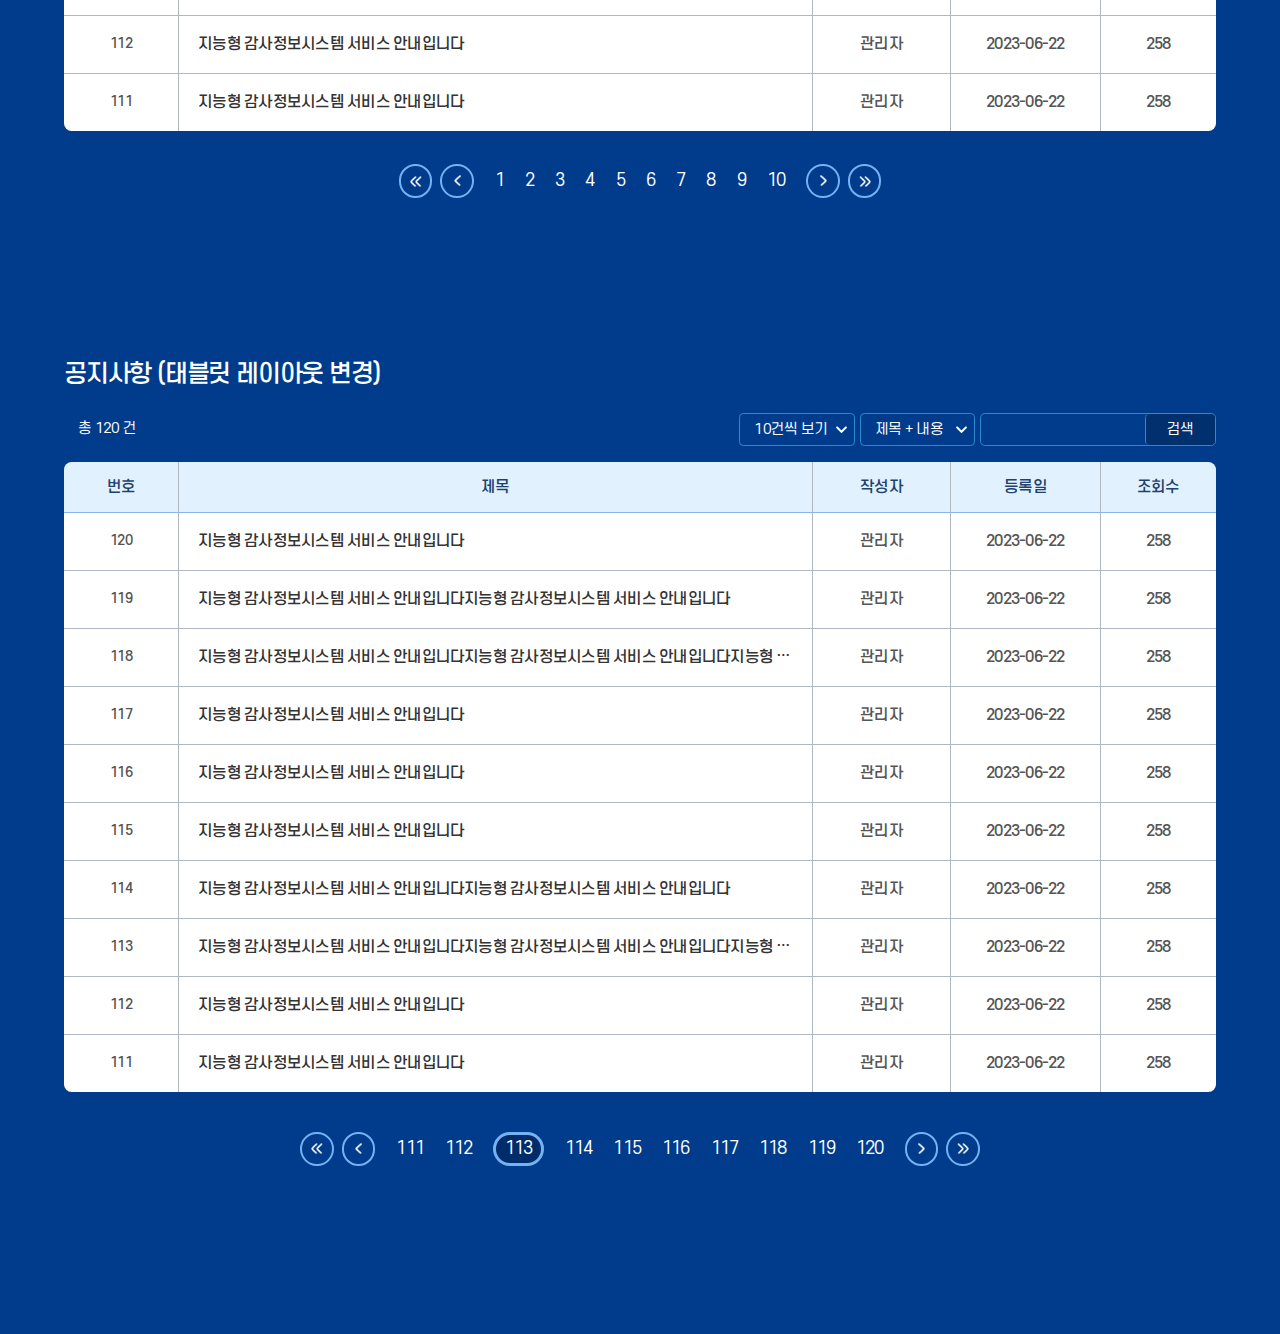
<file: notice.html>
<!DOCTYPE html>
<html lang="en">
<head>
    <meta charset="UTF-8">
    <meta name="viewport" content="height=device-height, initial-scale=1.0">
    <title>06.공지사항</title>
    <script src="./resources/js/jquery-3.7.0.min.js" defer></script>
    <script src="./resources/js/jquery.nice-select.js" defer></script>
    <script src="./resources/js/notice.js" defer></script>
    <link rel="stylesheet" href="./resources/css/nice-select.css">
    <link rel="stylesheet" href="./resources/css/notice.css">
</head>
<body>
    <div class="board_page">

        <!-- PC 5열, 모바일 4열 -->
        <h2 class="title">공지사항 (PC 5열, 모바일 4열)</h2>
        <div class="board_wrap">

            <form class="board_bar">
                <div class="board_total">총 120 건</div>
                <div class="board_search_group">
                    <select class="board_search_filter" title="보기 개수">
                        <option value="">10건씩 보기</option>
                        <option value="">20건씩 보기</option>
                        <option value="">30건씩 보기</option>
                    </select>
                    <select class="board_search_filter" title="검색 범위">
                        <option value="">제목 + 내용</option>
                        <option value="">제목</option>
                        <option value="">내용</option>
                    </select>
                    <div class="board_search">
                        <input type="text" class="board_search_input" title="검색 키워드 입력">
                        <button type="submit" class="board_search_btn">검색</button>
                    </div>
                </div>
            </form>

            <table class="board mobile_colhidden-1">
                <caption class="blind">공지사항</caption>
                <colgroup>
                    <col class="col_num col_hidden">
                    <col class="col_title">
                    <col class="col_writer">
                    <col class="col_date">
                    <col class="col_view">
                </colgroup>
                <thead>
                    <tr>
                        <th scope="col" class="col_hidden">번호</th>
                        <th scope="col">제목</th>
                        <th scope="col">작성자</th>
                        <th scope="col">등록일</th>
                        <th scope="col">조회수</th>
                    </tr>
                </thead>
                <tbody>
                    <tr>
                        <td class="col_num col_hidden">120</td>
                        <td><a href="#">지능형 감사정보시스템 서비스 안내입니다</a></td>
                        <td>관리자</td>
                        <td>2023-06-22</td>
                        <td>258</td>
                    </tr>
                    <tr>
                        <td class="col_num col_hidden">119</td>
                        <td>
                            <a href="#">지능형 감사정보시스템 서비스 안내입니다지능형 감사정보시스템 서비스 안내입니다</a>
                        </td>
                        <td>관리자</td>
                        <td>2023-06-22</td>
                        <td>258</td>
                    </tr>
                    <tr>
                        <td class="col_num col_hidden">118</td>
                        <td><a href="#">지능형 감사정보시스템 서비스 안내입니다지능형 감사정보시스템 서비스 안내입니다지능형 감사정보시스템 서비스 안내입니다</a></td>
                        <td>관리자</td>
                        <td>2023-06-22</td>
                        <td>258</td>
                    </tr>
                    <tr>
                        <td class="col_num col_hidden">117</td>
                        <td><a href="#">지능형 감사정보시스템 서비스 안내입니다</a></td>
                        <td>관리자</td>
                        <td>2023-06-22</td>
                        <td>258</td>
                    </tr>
                    <tr>
                        <td class="col_num col_hidden">116</td>
                        <td><a href="#">지능형 감사정보시스템 서비스 안내입니다</a></td>
                        <td>관리자</td>
                        <td>2023-06-22</td>
                        <td>258</td>
                    </tr>
                    <tr>
                        <td class="col_num col_hidden">115</td>
                        <td><a href="#">지능형 감사정보시스템 서비스 안내입니다</a></td>
                        <td>관리자</td>
                        <td>2023-06-22</td>
                        <td>258</td>
                    </tr>
                    <tr>
                        <td class="col_num col_hidden">114</td>
                        <td>
                            <a href="#">지능형 감사정보시스템 서비스 안내입니다지능형 감사정보시스템 서비스 안내입니다</a>
                        </td>
                        <td>관리자</td>
                        <td>2023-06-22</td>
                        <td>258</td>
                    </tr>
                    <tr>
                        <td class="col_num col_hidden">113</td>
                        <td><a href="#">지능형 감사정보시스템 서비스 안내입니다지능형 감사정보시스템 서비스 안내입니다지능형 감사정보시스템 서비스 안내입니다</a></td>
                        <td>관리자</td>
                        <td>2023-06-22</td>
                        <td>258</td>
                    </tr>
                    <tr>
                        <td class="col_num col_hidden">112</td>
                        <td><a href="#">지능형 감사정보시스템 서비스 안내입니다</a></td>
                        <td>관리자</td>
                        <td>2023-06-22</td>
                        <td>258</td>
                    </tr>
                    <tr>
                        <td class="col_num col_hidden">111</td>
                        <td><a href="#">지능형 감사정보시스템 서비스 안내입니다</a></td>
                        <td>관리자</td>
                        <td>2023-06-22</td>
                        <td>258</td>
                    </tr>
                </tbody>
            </table>

            <!-- (pagination) PC에서는 10개, 태블릿에서는 5개, 모바일에서는 5개 -->
            <div class="pagination">
                <a href="#" class="arrow_first" title="맨처음 페이지로 이동됩니다."></a>
                <a href="#" class="arrow_prev" title="이전 페이지로 이동됩니다."></a>
                <a href="#" class="page_num">21</a>
                <a href="#" class="page_num active">22</a>
                <a href="#" class="page_num">23</a>
                <a href="#" class="page_num">24</a>
                <a href="#" class="page_num">25</a>
                <a href="#" class="page_num num-hidden">26</a>
                <a href="#" class="page_num num-hidden">27</a>
                <a href="#" class="page_num num-hidden">28</a>
                <a href="#" class="page_num num-hidden">29</a>
                <a href="#" class="page_num num-hidden">30</a>
                <a href="#" class="arrow_next" title="다음 페이지로 이동됩니다."></a>
                <a href="#" class="arrow_last" title="맨마지막 페이지로 이동됩니다."></a>
            </div>
        </div>

        <!-- PC 5열, 모바일 2열 -->
        <h2 class="title">공지사항 (PC 5열, 모바일 2열)</h2>
        <div class="board_wrap">
        
            <form class="board_bar">
                <div class="board_total">총 120 건</div>
                <div class="board_search_group">
                    <select class="board_search_filter">
                        <option value="">10건씩 보기</option>
                        <option value="">20건씩 보기</option>
                        <option value="">30건씩 보기</option>
                    </select>
                    <select class="board_search_filter">
                        <option value="">제목 + 내용</option>
                        <option value="">제목</option>
                        <option value="">내용</option>
                    </select>
                    <div class="board_search">
                        <input type="text" class="board_search_input">
                        <button type="submit" class="board_search_btn">검색</button>
                    </div>
                </div>
            </form>
        
            <table class="board mobile_colhidden-3">
                <caption class="blind">공지사항(태블릿,모바일 2열)</caption>
                <colgroup>
                    <col class="col_num col_hidden">
                    <col class="col_title">
                    <col class="col_writer col_hidden">
                    <col class="col_date">
                    <col class="col_view col_hidden">
                </colgroup>
                <thead>
                    <tr>
                        <th scope="col" class="col_hidden">번호</th>
                        <th scope="col">제목</th>
                        <th scope="col" class="col_hidden">작성자</th>
                        <th scope="col">등록일</th>
                        <th scope="col" class="col_hidden">조회수</th>
                    </tr>
                </thead>
                <tbody>
                    <tr>
                        <td class="col_num col_hidden">120</td>
                        <td><a href="#">지능형 감사정보시스템 서비스 안내입니다</a></td>
                        <td class="col_hidden">관리자</td>
                        <td>2023-06-22</td>
                        <td class="col_hidden">258</td>
                    </tr>
                    <tr>
                        <td class="col_num col_hidden">119</td>
                        <td><a href="#">지능형 감사정보시스템 서비스 안내입니다지능형 감사정보시스템 서비스 안내입니다</a></td>
                        <td class="col_hidden">관리자</td>
                        <td>2023-06-22</td>
                        <td class="col_hidden">258</td>
                    </tr>
                    <tr>
                        <td class="col_num col_hidden">118</td>
                        <td><a href="#">지능형 감사정보시스템 서비스 안내입니다지능형 감사정보시스템 서비스 안내입니다지능형 감사정보시스템 서비스 안내입니다</a></td>
                        <td class="col_hidden">관리자</td>
                        <td>2023-06-22</td>
                        <td class="col_hidden">258</td>
                    </tr>
                    <tr>
                        <td class="col_num col_hidden">117</td>
                        <td><a href="#">지능형 감사정보시스템 서비스 안내입니다</a></td>
                        <td class="col_hidden">관리자</td>
                        <td>2023-06-22</td>
                        <td class="col_hidden">258</td>
                    </tr>
                    <tr>
                        <td class="col_num col_hidden">116</td>
                        <td><a href="#">지능형 감사정보시스템 서비스 안내입니다</a></td>
                        <td class="col_hidden">관리자</td>
                        <td>2023-06-22</td>
                        <td class="col_hidden">258</td>
                    </tr>
                    <tr>
                        <td class="col_num col_hidden">115</td>
                        <td><a href="#">지능형 감사정보시스템 서비스 안내입니다</a></td>
                        <td class="col_hidden">관리자</td>
                        <td>2023-06-22</td>
                        <td class="col_hidden">258</td>
                    </tr>
                    <tr>
                        <td class="col_num col_hidden">114</td>
                        <td><a href="#">지능형 감사정보시스템 서비스 안내입니다지능형 감사정보시스템 서비스 안내입니다</a></td>
                        <td class="col_hidden">관리자</td>
                        <td>2023-06-22</td>
                        <td class="col_hidden">258</td>
                    </tr>
                    <tr>
                        <td class="col_num col_hidden">113</td>
                        <td><a href="#">지능형 감사정보시스템 서비스 안내입니다지능형 감사정보시스템 서비스 안내입니다지능형 감사정보시스템 서비스 안내입니다</a></td>
                        <td class="col_hidden">관리자</td>
                        <td>2023-06-22</td>
                        <td class="col_hidden">258</td>
                    </tr>
                    <tr>
                        <td class="col_num col_hidden">112</td>
                        <td><a href="#">지능형 감사정보시스템 서비스 안내입니다</a></td>
                        <td class="col_hidden">관리자</td>
                        <td>2023-06-22</td>
                        <td class="col_hidden">258</td>
                    </tr>
                    <tr>
                        <td class="col_num col_hidden">111</td>
                        <td><a href="#">지능형 감사정보시스템 서비스 안내입니다</a></td>
                        <td class="col_hidden">관리자</td>
                        <td>2023-06-22</td>
                        <td class="col_hidden">258</td>
                    </tr>
                </tbody>
            </table>
        
            <!-- (pagination) PC에서는 10개, 태블릿에서는 5개, 모바일에서는 5개 -->
            <div class="pagination">
                <a href="#" class="arrow_first" title="맨처음 페이지로 이동됩니다."></a>
                <a href="#" class="arrow_prev" title="이전 페이지로 이동됩니다."></a>
                <a href="#" class="page_num current">1</a>
                <a href="#" class="page_num">2</a>
                <a href="#" class="page_num">3</a>
                <a href="#" class="page_num">4</a>
                <a href="#" class="page_num">5</a>
                <a href="#" class="page_num">6</a>
                <a href="#" class="page_num">7</a>
                <a href="#" class="page_num">8</a>
                <a href="#" class="page_num">9</a>
                <a href="#" class="page_num">10</a>
                <a href="#" class="arrow_next" title="다음 페이지로 이동됩니다."></a>
                <a href="#" class="arrow_last" title="맨마지막 페이지로 이동됩니다."></a>
            </div>
        </div>

        <!-- 태블릿 레이아웃 변경 -->
        <h2 class="title">공지사항 (태블릿 레이아웃 변경)</h2>
        <div class="board_wrap">
        
            <div class="board_wrap">
                <form class="board_bar">
                    <div class="board_total">총 120 건</div>
                    <div class="board_search_group">
                        <select class="board_search_filter">
                            <option value="">10건씩 보기</option>
                            <option value="">20건씩 보기</option>
                            <option value="">30건씩 보기</option>
                        </select>
                        <select class="board_search_filter">
                            <option value="">제목 + 내용</option>
                            <option value="">제목</option>
                            <option value="">내용</option>
                        </select>
                        <div class="board_search">
                            <input type="text" class="board_search_input">
                            <button type="submit" class="board_search_btn">검색</button>
                        </div>
                    </div>
                </form>
        
                <table class="board tablet_change">
                    <caption class="blind">공지사항</caption>
                    <colgroup>
                        <col class="col_num">
                        <col class="col_title">
                        <col class="col_writer">
                        <col class="col_date">
                        <col class="col_view">
                    </colgroup>
                    <thead>
                        <tr>
                            <th scope="col">번호</th>
                            <th scope="col">제목</th>
                            <th scope="col">작성자</th>
                            <th scope="col">등록일</th>
                            <th scope="col">조회수</th>
                        </tr>
                    </thead>
                    <tbody>
                        <tr>
                            <td>
                                <div class="pc_hidden">번호</div>
                                <div class="tbl_td col_num">120</div>
                            </td>
                            <td>
                                <div class="pc_hidden">제목</div>
                                <div class="tbl_td"><a href="#">지능형 감사정보시스템 서비스 안내입니다</a></div>
                            </td>
                            <td>
                                <div class="pc_hidden">작성자</div>
                                <div class="tbl_td">관리자</div>
                            </td>
                            <td>
                                <div class="pc_hidden">등록일</div>
                                <div class="tbl_td">2023-06-22</div>
                            </td>
                            <td>
                                <div class="pc_hidden">조회수</div>
                                <div class="tbl_td">258</div>
                            </td>
                        </tr>
                        <tr>
                            <td>
                                <div class="pc_hidden">번호</div>
                                <div class="tbl_td col_num">119</div>
                            </td>
                            <td>
                                <div class="pc_hidden">제목</div>
                                <div class="tbl_td"><a href="#">지능형 감사정보시스템 서비스 안내입니다지능형 감사정보시스템 서비스 안내입니다</a></div>
                            </td>
                            <td>
                                <div class="pc_hidden">작성자</div>
                                <div class="tbl_td">관리자</div>
                            </td>
                            <td>
                                <div class="pc_hidden">등록일</div>
                                <div class="tbl_td">2023-06-22</div>
                            </td>
                            <td>
                                <div class="pc_hidden">조회수</div>
                                <div class="tbl_td">258</div>
                            </td>
                        </tr>
                        <tr>
                            <td>
                                <div class="pc_hidden">번호</div>
                                <div class="tbl_td col_num">118</div>
                            </td>
                            <td>
                                <div class="pc_hidden">제목</div>
                                <div class="tbl_td"><a href="#">지능형 감사정보시스템 서비스 안내입니다지능형 감사정보시스템 서비스 안내입니다지능형 감사정보시스템
                                        서비스 안내입니다</a></div>
                            </td>
                            <td>
                                <div class="pc_hidden">작성자</div>
                                <div class="tbl_td">관리자</div>
                            </td>
                            <td>
                                <div class="pc_hidden">등록일</div>
                                <div class="tbl_td">2023-06-22</div>
                            </td>
                            <td>
                                <div class="pc_hidden">조회수</div>
                                <div class="tbl_td">258</div>
                            </td>
                        </tr>
                        <tr>
                            <td>
                                <div class="pc_hidden">번호</div>
                                <div class="tbl_td col_num">117</div>
                            </td>
                            <td>
                                <div class="pc_hidden">제목</div>
                                <div class="tbl_td"><a href="#">지능형 감사정보시스템 서비스 안내입니다</a></div>
                            </td>
                            <td>
                                <div class="pc_hidden">작성자</div>
                                <div class="tbl_td">관리자</div>
                            </td>
                            <td>
                                <div class="pc_hidden">등록일</div>
                                <div class="tbl_td">2023-06-22</div>
                            </td>
                            <td>
                                <div class="pc_hidden">조회수</div>
                                <div class="tbl_td">258</div>
                            </td>
                        </tr>
                        <tr>
                            <td>
                                <div class="pc_hidden">번호</div>
                                <div class="tbl_td col_num">116</div>
                            </td>
                            <td>
                                <div class="pc_hidden">제목</div>
                                <div class="tbl_td"><a href="#">지능형 감사정보시스템 서비스 안내입니다</a></div>
                            </td>
                            <td>
                                <div class="pc_hidden">작성자</div>
                                <div class="tbl_td">관리자</div>
                            </td>
                            <td>
                                <div class="pc_hidden">등록일</div>
                                <div class="tbl_td">2023-06-22</div>
                            </td>
                            <td>
                                <div class="pc_hidden">조회수</div>
                                <div class="tbl_td">258</div>
                            </td>
                        </tr>
                        <tr>
                            <td>
                                <div class="pc_hidden">번호</div>
                                <div class="tbl_td col_num">115</div>
                            </td>
                            <td>
                                <div class="pc_hidden">제목</div>
                                <div class="tbl_td"><a href="#">지능형 감사정보시스템 서비스 안내입니다</a></div>
                            </td>
                            <td>
                                <div class="pc_hidden">작성자</div>
                                <div class="tbl_td">관리자</div>
                            </td>
                            <td>
                                <div class="pc_hidden">등록일</div>
                                <div class="tbl_td">2023-06-22</div>
                            </td>
                            <td>
                                <div class="pc_hidden">조회수</div>
                                <div class="tbl_td">258</div>
                            </td>
                        </tr>
                        <tr>
                            <td>
                                <div class="pc_hidden">번호</div>
                                <div class="tbl_td col_num">114</div>
                            </td>
                            <td>
                                <div class="pc_hidden">제목</div>
                                <div class="tbl_td"><a href="#">지능형 감사정보시스템 서비스 안내입니다지능형 감사정보시스템 서비스 안내입니다</a></div>
                            </td>
                            <td>
                                <div class="pc_hidden">작성자</div>
                                <div class="tbl_td">관리자</div>
                            </td>
                            <td>
                                <div class="pc_hidden">등록일</div>
                                <div class="tbl_td">2023-06-22</div>
                            </td>
                            <td>
                                <div class="pc_hidden">조회수</div>
                                <div class="tbl_td">258</div>
                            </td>
                        </tr>
                        <tr>
                            <td>
                                <div class="pc_hidden">번호</div>
                                <div class="tbl_td col_num">113</div>
                            </td>
                            <td>
                                <div class="pc_hidden">제목</div>
                                <div class="tbl_td"><a href="#">지능형 감사정보시스템 서비스 안내입니다지능형 감사정보시스템 서비스 안내입니다지능형 감사정보시스템
                                        서비스 안내입니다</a></div>
                            </td>
                            <td>
                                <div class="pc_hidden">작성자</div>
                                <div class="tbl_td">관리자</div>
                            </td>
                            <td>
                                <div class="pc_hidden">등록일</div>
                                <div class="tbl_td">2023-06-22</div>
                            </td>
                            <td>
                                <div class="pc_hidden">조회수</div>
                                <div class="tbl_td">258</div>
                            </td>
                        </tr>
                        <tr>
                            <td>
                                <div class="pc_hidden">번호</div>
                                <div class="tbl_td col_num">112</div>
                            </td>
                            <td>
                                <div class="pc_hidden">제목</div>
                                <div class="tbl_td"><a href="#">지능형 감사정보시스템 서비스 안내입니다</a></div>
                            </td>
                            <td>
                                <div class="pc_hidden">작성자</div>
                                <div class="tbl_td">관리자</div>
                            </td>
                            <td>
                                <div class="pc_hidden">등록일</div>
                                <div class="tbl_td">2023-06-22</div>
                            </td>
                            <td>
                                <div class="pc_hidden">조회수</div>
                                <div class="tbl_td">258</div>
                            </td>
                        </tr>
                        <tr>
                            <td>
                                <div class="pc_hidden">번호</div>
                                <div class="tbl_td col_num">111</div>
                            </td>
                            <td>
                                <div class="pc_hidden">제목</div>
                                <div class="tbl_td"><a href="#">지능형 감사정보시스템 서비스 안내입니다</a></div>
                            </td>
                            <td>
                                <div class="pc_hidden">작성자</div>
                                <div class="tbl_td">관리자</div>
                            </td>
                            <td>
                                <div class="pc_hidden">등록일</div>
                                <div class="tbl_td">2023-06-22</div>
                            </td>
                            <td>
                                <div class="pc_hidden">조회수</div>
                                <div class="tbl_td">258</div>
                            </td>
                        </tr>
                    </tbody>
                </table>
        
                <!-- (pagination) PC에서는 10개, 태블릿에서는 5개, 모바일에서는 5개 -->
                <div class="pagination">
                    <a href="#" class="arrow_first" title="맨처음 페이지로 이동됩니다."></a>
                    <a href="#" class="arrow_prev" title="이전 페이지로 이동됩니다."></a>
                    <a href="#" class="page_num">111</a>
                    <a href="#" class="page_num">112</a>
                    <a href="#" class="page_num active">113</a>
                    <a href="#" class="page_num">114</a>
                    <a href="#" class="page_num">115</a>
                    <a href="#" class="page_num num-hidden">116</a>
                    <a href="#" class="page_num num-hidden">117</a>
                    <a href="#" class="page_num num-hidden">118</a>
                    <a href="#" class="page_num num-hidden">119</a>
                    <a href="#" class="page_num num-hidden">120</a>
                    <a href="#" class="arrow_next" title="다음 페이지로 이동됩니다."></a>
                    <a href="#" class="arrow_last" title="맨마지막 페이지로 이동됩니다."></a>
                </div>
            </div>
        </div>

    </div>
</body>
</html>
</file>
<file: resources/css/main.css>
@charset "UTF-8";
@font-face {
  font-family: "SCDream";
  font-style: normal;
  font-weight: 300;
  src: url("../fonts/SCDream/SCDreamLight.woff2") format("woff2"), url("../fonts/SCDream/SCDreamLight.woff") format("woff"), url("../fonts/SCDream/SCDreamLight.otf") format("opentype");
}
@font-face {
  font-family: "SCDream";
  font-style: normal;
  font-weight: 400;
  src: url("../fonts/SCDream/SCDreamRegular.woff2") format("woff2"), url("../fonts/SCDream/SCDreamRegular.woff") format("woff"), url("../fonts/SCDream/SCDreamRegular.otf") format("opentype");
}
@font-face {
  font-family: "SCDream";
  font-style: normal;
  font-weight: 500;
  src: url("../fonts/SCDream/SCDreamMedium.woff2") format("woff2"), url("../fonts/SCDream/SCDreamMedium.woff") format("woff"), url("../fonts/SCDream/SCDreamMedium.otf") format("opentype");
}
* {
  padding: 0;
  margin: 0;
  box-sizing: border-box;
  letter-spacing: -0.05em;
  font-size: inherit;
  font-family: inherit;
  font-weight: inherit;
  font-style: inherit;
  color: inherit;
}

body {
  font-family: "SCDream", sans-serif;
  color: #555555;
  font-size: 18px;
  background-color: #003c8b;
  width: 90%;
  max-width: 80em;
  margin: 0 auto;
}

@media screen and (max-width: 1280px) {
  body {
    font-size: 16px;
  }
}
@media screen and (max-width: 768px) {
  body {
    font-size: 15px;
  }
}
@media screen and (max-width: 650px) {
  body {
    font-size: 14px;
  }
}
@media screen and (max-width: 320px) {
  body {
    font-size: 13px;
  }
}
a {
  text-decoration: none;
  color: #333;
}

li {
  list-style: none;
}

.title {
  font-size: 1.5em;
  font-weight: 500;
  color: #fff;
  margin: 1em 0;
}

.font-red {
  color: #ef0000;
}

.font-blue {
  color: #0952f5;
}

.font-small {
  font-size: 0.8em;
}

/* form 기본형식 */
.form-basic {
  width: auto;
  height: auto;
  overflow: hidden;
  margin-bottom: 10em;
}

/* 표 형태 */
.form_ul {
  width: 100%;
  overflow: hidden;
  margin-bottom: 1em;
  border-collapse: separate;
  border-spacing: 0;
  border: 1px solid #003a8a;
  border-radius: 0.5em;
  font-size: 1.111em;
}

.cell {
  border-bottom: 1px solid #88b4ec;
  width: 100%;
  display: -webkit-box;
  display: -moz-box;
  display: -ms-flexbox;
  display: flex;
  -webkit-box-align: center;
  -moz-align-items: center;
  -ms-flex-align: center;
  align-items: center;
  background-color: #e1f1fd;
}

.cell_th {
  width: 15%;
  float: left;
  padding-left: 2em;
  background-color: #e1f1fd;
  font-weight: 500;
  color: #004b9a;
  text-align: left;
}

.cell_th::before {
  content: "•";
  color: #7ab8ff;
}

.cell_td {
  width: 85%;
  padding: 0.6em 1em;
  background-color: #fff;
  float: right;
}

/* 라디오 버튼 */
.cell_radio {
  display: -webkit-box;
  display: -moz-box;
  display: -ms-flexbox;
  display: flex;
  -webkit-box-align: center;
  -moz-align-items: center;
  -ms-flex-align: center;
  align-items: center;
  -webkit-box-lines: multiple;
  -moz-flex-wrap: wrap;
  -ms-flex-wrap: wrap;
  flex-wrap: wrap;
  padding: 1em;
}
.radio_box {
  width: auto;
  margin: 0.2em 0;
  margin-right: 1em;
}
.radio_box .label_name {
  word-break: keep-all;
  vertical-align: middle;
}
.radio_box .radio_check {
  -webkit-appearance: none;
  -moz-appearance: none;
  appearance: none;
  border: 2px solid #5e7fa8;
  border-radius: 50%;
  width: 1.25em;
  height: 1.25em;
  background-color: #f0f5f8;
  vertical-align: middle;
}
.radio_box .radio_check:checked {
  background-color: #2689ec;
  border: 1px solid #2689ec;
  background: #2689ec url(../imgs/check.png) no-repeat center/70%;
}
.radio_box .radio_check:hover,
.radio_box .radio_check:hover + label {
  cursor: pointer;
}

/* input 텍스트 입력창 */
.form_ul [class*="input-"] {
  border: 1px solid #2c89cc;
  border-radius: 0.3em;
  font-weight: 500;
  background-color: #f5fafe;
}
.form_ul .input-business {
  width: 85%;
  height: 2.778em;
  padding: 1em;
  color: #002371;
}
.form_ul .input-money {
  width: 20em;
  height: 2.778em;
  padding: 1em;
  text-align: right;
}

/* 초기화,실행 버튼 */
.btns-right {
  width: 100%;
  text-align: right;
}
.btns-left {
  width: 100%;
  text-align: left;
}
.btns-center {
  width: 100%;
  text-align: center;
}

[class*="btns-"] [class*="btn-"] {
  padding: 0.5em 1.5em;
  padding-right: 2.7em;
  font-size: 1.389em;
}
[class*='btn-'] {
    font-weight: 500;
    background-color: #2689ec;
    border: 1px solid #002261;
    border-radius: 0.3em;
    color: #fff;
    word-break: keep-all;
    position: relative;
}
[class*="btn-"] span::after {
  content: "";
  display: inline-block;
  background: transparent url(../imgs/btn_arr.png) no-repeat center;
  width: 2em;
  height: 2em;
  position: absolute;
  top: 50%;
  transform: translate(0, -50%);
}
[class*="btn-"]:hover {
  cursor: pointer;
  background-color: #fff;
  color: #2689ec;
}
[class*="btn-"]:hover span::after {
  background: #fff url(../imgs/btn_arr_blue.png) no-repeat center;
}

@media screen and (max-width: 1280px) {
  .cell_th {
    padding: 0 1em;
  }
  .form_ul .input-business {
    width: 100%;
  }
}
@media screen and (max-width: 890px) {
  .cell_th {
    width: 7.2em;
  }
  .cell_td {
    width: calc(100% - 7.2em);
  }
  .form_ul .input-money {
    width: 80%;
  }
  [class*="btn-"] {
    width: 49%;
    float: left;
  }
  .btn-reset {
    margin-right: 2%;
  }
}
@media screen and (max-width: 570px) {
  .cell_th {
    width: 6em;
    padding: 0 0.5em;
  }
  .cell_td {
    width: calc(100% - 6em);
    padding: 1em;
  }
  .cell_radio {
    padding: 1em;
  }
  .radio_box {
    margin-top: 0.5em;
    margin-bottom: 0.5em;
  }
  .form_ul .input-money {
    width: calc(100% - 1.2em);
  }
  [class*="btn-"] {
    width: 100%;
    clear: both;
    padding-top: 1em;
    padding-bottom: 1em;
  }
  .btn-reset {
    margin-bottom: 0.5em;
  }
}
@media screen and (max-width: 320px) {
  .cell_th {
    width: 5em;
    padding: 0;
  }
  .cell_td {
    width: calc(100% - 5em);
  }
}
@media screen and (max-width: 280px) {
  [class*="btn-"] {
    padding: 0.5em 2em;
  }
  [class*="btn-"] span::after {
    content: none;
  }
}

/* 금액입력칸 2단 (only 태블릿) */
@media screen and (max-width: 1280px) {
  .only_tablet_double .cell:has(.input-money) {
    width: 50%;
    float: left;
  }
  .only_tablet_double .cell_th {
    width: 8em;
  }
  .only_tablet_double .cell_td {
    width: calc(100% - 8em);
  }
  .only_tablet_double .input-money {
    width: 90%;
  }
}
@media screen and (max-width: 890px) {
  .only_tablet_double .input-money {
    width: 85%;
  }
}
@media screen and (max-width: 710px) {
  .only_tablet_double .cell:has(.input-money) {
    width: 100%;
  }
  .only_tablet_double .cell_th {
    width: 7.2em;
  }
  .only_tablet_double .cell_td {
    width: calc(100% - 7.2em);
  }
  .only_tablet_double .input-money {
    width: 80%;
  }
}
@media screen and (max-width: 570px) {
  .only_tablet_double .cell_th {
    width: 6em;
  }
  .only_tablet_double .cell_td {
    width: calc(100% - 6em);
  }
  .only_tablet_double .input-money {
    width: calc(100% - 1.2em);
  }
}
@media screen and (max-width: 320px) {
  .only_tablet_double .cell_th {
    width: 5em;
    padding: 0;
  }
  .only_tablet_double .cell_td {
    width: calc(100% - 5em);
  }
}
</file>
<file: resources/css/data.css>
@font-face {
    font-family: 'SCDream';
    font-style: normal;
    font-weight: 300;
    src:url("../fonts/SCDream/SCDreamLight.woff2") format('woff2'),
        url("../fonts/SCDream/SCDreamLight.woff") format('woff'),
        url("../fonts/SCDream/SCDreamLight.otf") format('opentype');
}
@font-face {
    font-family: 'SCDream';
    font-style: normal;
    font-weight: 400;
    src:url("../fonts/SCDream/SCDreamRegular.woff2") format('woff2'),
        url("../fonts/SCDream/SCDreamRegular.woff") format('woff'),
        url("../fonts/SCDream/SCDreamRegular.otf") format('opentype');
}
@font-face {
    font-family: 'SCDream';
    font-style: normal;
    font-weight: 500;
    src:url("../fonts/SCDream/SCDreamMedium.woff2") format('woff2'),
        url("../fonts/SCDream/SCDreamMedium.woff") format('woff'),
        url("../fonts/SCDream/SCDreamMedium.otf") format('opentype');
}

* {
    padding: 0;
    margin: 0;
    box-sizing: border-box;
    letter-spacing :-0.05em;
    font-size: inherit;
    font-family: inherit;
    font-weight: inherit;
    font-style: inherit;
    color: inherit;
}
body {
    font-family: 'SCDream', sans-serif;
    color: #555555;
    font-size: 18px;
    background-color: #003c8b;
    width: 90%;
    max-width: 80em;
    margin: 0 auto;
}
@media screen and (max-width:1280px) {
    body {
        font-size: 16px;
    }
}
@media screen and (max-width:768px) {
    body {
        font-size: 15px;
    }
}
@media screen and (max-width:650px) {
    body {
        font-size: 14px;
    }
}
@media screen and (max-width:320px) {
    body {
        font-size: 13px;
    }
}
.data_page {
    width: 100%;
    overflow: hidden;
}
.blind {
    border: 0;
    clip: rect(0 0 0 0);
    clip-path: inset(50%);
    width: 1px;
    height: 1px;
    margin: -1px;
    overflow: hidden;
    padding: 0;
    position: absolute;
    white-space: nowrap;
}
a {
    text-decoration: none;
    color: #333;
}
li {
    list-style: none;
}

.title {
    font-size: 1.5em;
    font-weight: 500;
    color: #fff;
    margin: 1em 0;
}

[class*="form-"] {
    width: 100%;
    margin-bottom: 5em;
    position: relative;
}

.stt2 {
    font-size: 1.333em;
    font-weight: 500;
    color: #fff;
    margin: 0.5em 0;
    padding-right: 6em;
}

/* form_ul */
.form_ul {
    width: 100%;
    overflow: hidden;
    border-radius: 0.5em;
}

.form_ul [class*="cell"] {
    width: 50%;
    float: left;
    display: -webkit-box;
    display: -moz-box;
    display: -ms-flexbox;
    display: flex;
}

.form_ul li.cell-full {
    width: 100%;
}

.form_ul .cell_th{
    width: 10em;
    font-weight: 500;
    text-align: left;
    padding: 1em;
    padding-top: 1.6em;
}

.form_ul .cell_td {
    width: calc(100% - 10em);
    padding: 1em;
}

[class*="form_"] input,
[class*="form_"] select,
[class*="form_"] textarea {
    height: 2.667em;
    font-weight: 500;
    border-radius: 0.3em;
    vertical-align: middle;
}

.form_ul [type="text"],
.form_ul textarea {
    width: calc(100% - 2em);
    padding: 1em;
}

.form_ul textarea {
    height: auto;
    resize: none;
    line-height: 2em;
}

@media screen and (max-width:1000px) {
    .form_ul .cell_th {
        width: 9em;
    }
    .form_ul .cell_td {
        width: calc(100% - 9em);
    }
    .form_ul .cell_td [type="text"],
    .form_ul .cell_td textarea {
        width: 100%;
    }

}
@media screen and (max-width:768px) {
    .form_ul .cell_th {
        width: 7.5em;
        padding: 1em 0.5em;
        padding-top: 1.6em;
    }

    .form_ul .cell_td {
        width: calc(100% - 7.5em);
    }
}
@media screen and (max-width:650px) {
    .form_ul .cell_th {
        padding-top: 1.3em;
    }
    .form_ul .cell_td {
        padding: 1em;
    }
}
@media screen and (max-width:650px) {
    .form_ul [class*="cell"] {
        width: 100%;
    }
    .form_ul .cell_td [type="text"],
    .form_ul .cell_td textarea {
        width: 100%;
    }
    [class*="form_"] input,
    [class*="form_"] select {
        height: 3.5em;
    }
    [class*="form_"] textarea {
        height: 10em;
    }
    .form_ul .cell_th {
        padding: 0;
        padding-left: 0.5em;
        line-height: 5em;
    }
}

/* table */
.form_tbl {
    width: 100%;
    margin-bottom: 2em;
    border-spacing: 0;
    font-weight: 500;
    color: #54514f;
    text-align: center;
}
.form_tbl thead tr th {
    line-height: 2.778em;
}

.form_tbl tbody tr td {
    padding: 1em;
}

.form_tbl tbody tr td .cell_th {
    display: none;
}
.form_tbl tbody tr td .cell_td {
    background-color: #fff;
}

.form_tbl tbody tr [class*="cell_file"] {
    position: relative;
    text-align: center;
    padding: 0 0.5em;
}

/* border-radius */
.form_tbl thead tr th:first-child {
    border-radius: 0.5em 0 0 0;
}
.form_tbl thead tr th:last-child {
    border-radius: 0 0.5em 0 0;
}
.form_tbl tbody tr:last-child td:first-child{
    border-radius: 0 0 0 0.5em;
}
.form_tbl tbody tr:last-child td:last-child{
    border-radius: 0 0 0.5em 0;
}

.form_tbl input,
.form_tbl select {
    width: 100%;
    padding: 0 1em;
}

.form_tbl select {
    -webkit-appearance: none;
    -moz-appearance: none;
    appearance: none;
    background: url(../imgs/select_arrow_bl.png) no-repeat right 1em center / 11px 7px;
}

.form_tbl select:hover,
.form_tbl select option:hover {
    cursor: pointer;
}

/* Table CSS - Blue */
.form-blue .form_ul .cell,
.form-blue thead tr th,
.form-blue tbody tr td {
    border-bottom: 1px solid #89bbe2;
}
.form-blue thead tr th,
.form-blue tbody tr td {
    border-right: 1px solid #88b4ec;
}
.form-blue ul li .cell_th,
.form-blue thead tr th {
    background-color: #a0d2f9;
    color: #00224e;
}
.form-blue ul li .cell_th::before {
    content: '•';
    color: #fff;
}
.form-blue ul li .cell_td,
.form-blue tbody tr td {
    background-color: #2f68ae;
}
.form-blue textarea,
.form-blue input,
.form-blue select {
    color: #82b9ff;
    background-color: #0b438a;
    border: 1px solid #82b9ff;
}
.form-blue tbody tr td .cell_th {
    background-color: #a0d2f9;
    color: #00224e;
}

.form-blue .form_tbl select,
.form-blue .form_tbl select option {
    background-color: #0b438a;
}

/* Table CSS - Yellow */
.form-yellow .form_ul .cell,
.form-yellow thead tr th,
.form-yellow tbody tr td {
    border-bottom: 1px solid #88b4ec;
}
.form-yellow thead tr th,
.form-yellow tbody tr td {
    border-right: 1px solid #88b4ec;
}
.form-yellow ul li .cell_th,
.form-yellow thead tr th {
    background-color: #fffbe3;
    color: #54514f;
}
.form-yellow ul li .cell_th::before {
    content: '•';
    color: #ffa37a;
}
.form-yellow ul li .cell_td,
.form-yellow tbody tr td {
    background-color: #fff;
}
.form-yellow textarea,
.form-yellow input,
.form-yellow select {
    color: #555555;
    background-color: #f5fafe;
    border: 1px solid #2c89cc;
}
.form-yellow tbody tr td .cell_th {
    background-color: #fffbe3;
}

.form-yellow .form_tbl select,
.form-yellow .form_tbl select option {
    background-color: #f5fafe;
}

/* Table CSS - 공통 */
[class*="form-"] ul li:last-child [class*="tbl_"],
[class*="form-"] tbody tr:last-child td {
    border-bottom: 0;
}
[class*="form-"] thead tr th:last-child,
[class*="form-"] tbody tr td:last-child {
    border-right: 0;
}

.applyDate,
.birthDate {
    background: #fff url(../imgs/calender.png) no-repeat right 12px center / 1.2em 1.2em;
}

@media screen and (max-width: 1420px) {
    .form_tbl colgroup,
    .form_tbl thead {
        display: none;
    }
    .form_tbl tbody {
        width: 100%;
    }
    .form_tbl tbody tr {
        display: block;
        margin-bottom: 2em;
    }
    .form_tbl tbody tr:last-child {
        margin-bottom: 1em;
    }
    .form_tbl tbody tr td {
        width: 100%;
        display: -webkit-box;
        display: -moz-box;
        display: -ms-flexbox;
        display: flex;
        padding: 0;
        border-bottom: 1px solid #88b4ec;
    }

    .form_tbl tbody tr td .cell_th {
        display: block;
        width: 6em;
        font-weight: 500;
        line-height: 4em;
    }
    .form_tbl tbody tr td .cell_td {
        display: block;
        width: calc(100% - 6em);
        background-color: #fff;
    }

    /* border */
    .form_tbl tbody tr td:last-child {
        border-bottom: 0;
    }
    .form_tbl tbody tr:last-child td {
        border-bottom: 1px solid #88b4ec;
    }
    .form_tbl tbody tr td:first-child,
    .form_tbl tbody tr:last-child td:first-child {
        border-radius: 0;
    }
    .form_tbl tbody tr td:last-child,
    .form_tbl tbody tr:last-child td:last-child {
        border-radius: 0;
    }
    .form_tbl tbody tr td:first-child:before {
        border-radius: 0;
    }
    .form_tbl tbody tr td:last-child:before {
        border-radius: 0;
    }

    .form_tbl input,
    .form_tbl select {
        margin: 1em;
        width: calc(100% - 2em);
    }
    .form_tbl thead tr th,
    .form_tbl tbody tr td {
        border-right: 0;
    }
}

@media (min-width: 650px) and (max-width: 1420px) {
    .only_tablet_double tbody tr {
        display: -webkit-box;
        display: -moz-box;
        display: -ms-flexbox;
        display: flex;
        -webkit-box-lines: multiple;
        -moz-flex-wrap: wrap;
        -ms-flex-wrap: wrap;
        flex-wrap: wrap;
        width: 100%;
    }
    .only_tablet_double tbody tr td.cell {
        width: 50%;
    }
    .only_tablet_double tbody tr td.cell-full {
        width: 100%;
    }
    .only_tablet_double tbody tr td:first-child,
    .only_tablet_double tbody tr:last-child td:first-child {
        border-radius: 0;
    }
    .only_tablet_double tbody tr td:last-child,
    .only_tablet_double tbody tr:last-child td:last-child {
        border-radius: 0;
    }
    .only_tablet_double tbody tr td:first-child:before {
        border-radius: 0;
    }
    .only_tablet_double tbody tr td:last-child:before {
        border-radius: 0;
    }
}

@media screen and (max-width: 650px) {
    .form_tbl tbody tr {
        margin-bottom: 1em;
    }
    .form_tbl input,
    .form_tbl select {
        margin: 0;
    }
    .form_tbl tbody tr td .cell_th {
        line-height: normal;
        padding: 1em 0;
    }
    .form_tbl tbody tr td .cell_td {
        padding: 1em;
    }
}

/* 버튼 */
.title_btns {
    position: absolute;
    top: 0;
    left: 50%;
    transform: translate(-50%,0);
    width: 100%;
    text-align: right;
}
.user_btns {
    position: absolute;
    bottom: -2.5em;
    left: 50%;
    transform: translate(-50%,0);
    width: 100%;
    text-align: right;
}

[class*="btn-"] {
    font-weight: 500;
    background-color: #2689ec;
    border: 1px solid #002261;
    border-radius: 0.3em;
    color: #fff;
    word-break: keep-all;
    position: relative;
}
.btn-add {
    font-size: 1em;
    padding: 0.3em 2.5em 0.3em 1.5em;
}
.btn-file {
    font-size: 1em;
    padding: 0.3em 1.5em 0.3em 0.3em;
    text-align: left;
}
.btn-remove {
    font-size: 1em;
    padding: 0.3em 1.4em 0.3em 0.4em;
}

[class*="btn-"]:hover {
    cursor: pointer;
    background-color: #002261;
}
[class*="btn-"] span::after {
    content: '';
    display: inline-block;
    width: 1em;
    height: 1em;
    position: absolute;
    top: 50%;
    transform: translate(0,-50%);
    margin-left: 0.2em;
}

.btn-add span::after {
    background: transparent url(../imgs/btn_add.png) no-repeat center / 90%;
}

.btn-file span::after {
    background: transparent url(../imgs/btn_file.png) no-repeat center / 90%;
}

.btn-remove span::after {
    background: transparent url(../imgs/btn_add.png) no-repeat center / 90%;
}

/* 관련 자료 등록 버튼 */
input.upload-name {
    display: none;
    background-color: transparent;
    border: none;
    padding: 0;
    text-align: center;
    text-overflow: ellipsis;
    padding: 0 0.5em;
    height: 1.5em;
}
input#input-file {
    border: 0;
    clip: rect(0 0 0 0);
    clip-path: inset(50%);
    width: 1px;
    height: 1px;
    margin: -1px;
    overflow: hidden;
    padding: 0;
    position: absolute;
    white-space: nowrap;
}

.form_tbl tbody tr .cell_file2 .cell_td p {
    margin-bottom: 0.5em;
}

@media screen and (min-width:1421px) {
    .form_tbl tbody tr [class*="cell_file"] {
        padding: 0.5em;
    }
    .btn-file {
        padding: 0 0.5em;
        display: block;
        float: left;
        line-height: 2em;
        width: 8em;
        margin-right: 0.5em;
    }
    .btn-remove {
        padding: 0;
        padding-right: 1.2em;
        display: block;
        float: left;
        line-height: 2em;
        width: calc(100% - 8.5em);
    }
}

@media screen and (max-width:1420px) {
    .form_tbl tbody tr [class*="cell_file"] {
        padding: 0;
        text-align: center;
    }
    .form_tbl tbody tr .cell_file2 .cell_td,
    .form_tbl tbody tr .cell_file3 .cell_td {
        text-align: left;
        margin-left: 1em;
    }
    .form_tbl tbody tr .cell_file2 .cell_td .upload-name {
        display: none;
    }
    .form_tbl tbody tr .cell_td .upload-name {
        display: block;
        text-align: left;
        height: 2.5em;
        padding: 0;
    }
    .btn-add {
        transition: 0.5s;
    }
    .btn-file {
        height: 2.667em;
        line-height: 2.667em;
        text-align: center;
        padding: 0 2.2em 0 1em;
        position: absolute;
        top: 50%;
        right: 6.5em;
        transform: translate(0, -50%);
        transition: 0.5s;
    }
    .btn-remove {
        position: absolute;
        right: 1em;
        top: 50%;
        transform: translate(0,-50%);
        padding: 0 2.2em 0 1em;
        height: 2.667em;
        transition: 0.5s;
    }
}

@media screen and (max-width:990px) {
    .form_tbl {
        margin-bottom: 0;
    }
    .user_btns {
        position: relative;
        overflow: hidden;
        bottom: 0;
    }
    .title_btns .btn-add {
        padding: 0.3em 1.8em 0.3em 0.8em;
        float: right;
        transition: 0.5s;
        text-align: center;
        font-size: 1em;
    }
    .user_btns .btn-add {
        padding: 1.2em 0;
        padding-right: 1em;
        width: 100%;
        float: left;
        transition: 0.5s;
        text-align: center;
        font-size: 1.2em;
    }
}

@media (min-width: 650px) and (max-width: 1420px) {
    .form_tbl tbody tr td  {
        -webkit-box-align: center;
        -moz-align-items: center;
        -ms-flex-align: center;
        align-items: center;
    }
    .form_tbl input,
    .form_tbl select {
        margin: 0.5em 0;
    }
    .form_tbl tbody tr td .cell_th {
        line-height: 5em;
    }
}

@media screen and (max-width:650px) {
    .form_tbl tbody tr [class*="cell_file"] {
        height: 6.5em;
    }
    .form_tbl tbody tr .cell_file1 {
        height: auto;
    }
    .form_tbl tbody tr .cell_file3 .cell_td {
        padding: 0;
        text-align: center;
    }
    input.upload-name {
        margin: 0 1em;
    }
    .btn-file {
        width: calc(100% - 13.7em);
        top: 45%;
        right: 7em;
        transform: none;
        transition: 0.5s;
    }
    .btn-remove {
        width: 5.5em;
        position: absolute;
        top: 45%;
        right: 1em;
        height: 2.667em;
        transform: none;
        transition: 0.5s;
    }
}

@media screen and (max-width:500px) {
    .btn-add {
        margin-bottom: 1%;
    }
}

@media screen and (max-width:380px) {
    .btn-file,
    .btn-remove {
        padding: 0;
        text-align: center;
    }
    .btn-file span::after,
    .btn-remove span::after {
        display: none;
    }
    .btn-file {
        width: calc(100% - 12.2em);
        right: 5.5em;
    }
    .btn-remove {
        width: 4em;
    }
}
</file>
<file: resources/css/nice-select.css>
.nice-select {
  -webkit-tap-highlight-color: transparent;
  box-sizing: content-box;
  cursor: pointer;
  display: block;
  font-family: inherit;
  height: 2.5em;
  line-height: 2.5em;
  outline: none;
  position: relative;
  text-align: left !important;
  -webkit-user-select: none;
  -moz-user-select: none;
  -ms-user-select: none;
  user-select: none;
  white-space: nowrap;
  width: auto;
}
.nice-select.open .list {
  width: 100%;
  opacity: 1;
  pointer-events: auto;
  -webkit-transform: scale(1) translateY(0);
  -ms-transform: scale(1) translateY(0);
  transform: scale(1) translateY(0);
}

.nice-select.disabled {
  border-color: #ededed;
  color: #999;
  pointer-events: none;
}

.nice-select.disabled:after {
  border-color: #cccccc;
}

.nice-select.wide {
  width: 100%;
}

.nice-select.wide .list {
  left: 0 !important;
  right: 0 !important;
}

.nice-select.right {
  float: right;
}

.nice-select.right .list {
  left: auto;
  right: 0;
}

.nice-select.small {
  font-size: 12px;
  height: 36px;
  line-height: 34px;
}

.nice-select.small:after {
  height: 4px;
  width: 4px;
}

.nice-select.small .option {
  line-height: 34px;
  min-height: 34px;
}

.nice-select .list {
  border-radius: 0.3em;
  box-shadow: 0 0 0 1px rgba(68, 68, 68, 0.11);
  box-sizing: border-box;
  margin-top: 4px;
  opacity: 0;
  overflow: hidden;
  padding: 0;
  pointer-events: none;
  position: absolute;
  top: 100%;
  left: 0;
  z-index: 9;
}

.nice-select .option {
  cursor: pointer;
  font-weight: 400;
  line-height: 2.5em;
  list-style: none;
  min-height: 2.5em;
  outline: none;
  padding: 0 1em;
  text-align: left;
  -webkit-transition: all 0.2s;
  transition: all 0.2s;
  background-color: #fff;
  color: #555;
}

.nice-select .option:hover,
.nice-select .option.focus,
.nice-select .option.selected.focus {
  background-color: #a0d2f9;
  color: #00224e;
}

.nice-select .option.disabled {
  background-color: transparent;
  color: #999;
  cursor: default;
}

.no-csspointerevents .nice-select .list {
  display: none;
}

.no-csspointerevents .nice-select.open .list {
  display: block;
}


@media screen and (max-width:650px) {
  .nice-select {
    box-sizing: border-box;
    width: 49%;
    height: 3em;
    line-height: 3em;
    margin-left: 2%;
  }
  .nice-select .option {
    min-height: 3em;
    line-height: 3em;
    padding-left: 2em;
  }
}

@media screen and (max-width:250px) {
  .nice-select {
    width: 100%;
    margin-left: 0;
  }
}
</file>
<file: resources/css/notice.css>
@font-face {
    font-family: 'SCDream';
    font-style: normal;
    font-weight: 300;
    src:url("../fonts/SCDream/SCDreamLight.woff2") format('woff2'),
        url("../fonts/SCDream/SCDreamLight.woff") format('woff'),
        url("../fonts/SCDream/SCDreamLight.otf") format('opentype');
}
@font-face {
    font-family: 'SCDream';
    font-style: normal;
    font-weight: 400;
    src:url("../fonts/SCDream/SCDreamRegular.woff2") format('woff2'),
        url("../fonts/SCDream/SCDreamRegular.woff") format('woff'),
        url("../fonts/SCDream/SCDreamRegular.otf") format('opentype');
}
@font-face {
    font-family: 'SCDream';
    font-style: normal;
    font-weight: 500;
    src:url("../fonts/SCDream/SCDreamMedium.woff2") format('woff2'),
        url("../fonts/SCDream/SCDreamMedium.woff") format('woff'),
        url("../fonts/SCDream/SCDreamMedium.otf") format('opentype');
}

* {
    padding: 0;
    margin: 0;
    box-sizing: border-box;
    letter-spacing :-0.05em;
    font-size: inherit;
    font-family: inherit;
    font-weight: inherit;
    font-style: inherit;
    color: inherit;
}

body {
    font-family: 'SCDream', sans-serif;
    color: #555555;
    font-size: 18px;
    background-color: #003c8b;
    width: 90%;
    max-width: 80em;
    margin: 0 auto;
}
@media screen and (max-width:1280px) {
    body {
        font-size: 16px;
    }
}
@media screen and (max-width:768px) {
    body {
        font-size: 15px;
    }
}
@media screen and (max-width:650px) {
    body {
        font-size: 14px;
    }
}
@media screen and (max-width:320px) {
    body {
        font-size: 13px;
    }
}
.blind {
    border: 0;
    clip: rect(0 0 0 0);
    clip-path: inset(50%);
    width: 1px;
    height: 1px;
    margin: -1px;
    overflow: hidden;
    padding: 0;
    position: absolute;
    white-space: nowrap;
}
a {
    text-decoration: none;
    color: #333;
}

.title {
    font-size: 1.5em;
    font-weight: 500;
    color: #fff;
    margin: 1em 0;
}

.board_wrap {
    width: 100%;
    margin-bottom: 10em;
}

/* board_bar */
.board_bar {
    width: 100%;
    float: right;
    text-align: right;
    margin-bottom: 1em;
    color: #fff;
}

.board_total {
    float: left;
    margin-left: 1em;
    line-height: 2.222em;
    color: #fff;
    text-align: left;
    font-size: 0.889em;
}

.board_search_group {
    float: right;
}
.board_search_filter {
    width: 15%;
    min-width: 6em;
    height: 2.222em;
    line-height: 2.222em;
    margin-right: 0.333em;
    padding: 0 1em;
    -webkit-appearance: none;
    -moz-appearance: none;
    appearance: none;
    background-image: url(../imgs/select_arrow_wh.png);
    background-repeat: no-repeat;
    background-position: right 0.5em center;
    background-size: 11px 7px;
    border: 1px solid #2c89cc;
    border-radius: 0.3em;
    font-size: 0.889em;
    display: block;
    float: left;
}
.board_search_filter:hover {
    cursor: pointer;
}
.board_search_filter:focus-visible {
    outline: 2px solid #000;
    outline-offset: -3px;
}
.board_search_filter :focus:not(:focus-visible) {
    outline: none;
}
.board_search_filter:focus-within {
    outline: 2px solid #000;
    outline-offset: -3px;
}
.board_search_filter option {
    background-color: #00306d;
}

.board_search {
    float: right;
    border: 1px solid #2c89cc;
    border-radius: 0.3em;
}
.board_search_input,
.board_search_btn {
    height: 2.222em;
    font-size: 0.889em;
    border: none;
    border-radius: 0.3em;
    display: block;
    float: left;
}
.board_search_input {
    background: transparent;
    border-radius: 0.3em 0 0 0.3em;
    width: 11.5em;
    padding: 0 1em;
}
.board_search_input:focus-visible {
    outline-offset: -3px;
}
.board_search_btn {
    background-color: #00306d;
    padding: 0 1.5em;
    border-left: 1px solid #2c89cc;
}
.board_search_btn:hover {
    cursor: pointer;
    background-color: #012756;
}
.board_search_btn:focus-visible {
    outline-offset: -3px;
}

@media screen and (max-width:650px) {
    .board_total {
        width: 100%;
        margin-left: 0;
        margin-bottom: 0.5em;
    }
    .board_search_group {
        width: 100%;
    }
    .board_search_filter {
        width: 49%;
        height: 3.5em;
        line-height: 3.5em;
        font-size: 1em;
        margin-left: 2%;
        margin-right: 0;
        margin-bottom: 2%;
        padding: 0 1.5em;
        display: block;
        float: left;
        background-position: right 1.5em center;
    }
    .board_search_filter:first-of-type {
        margin-left: 0;
    }

    .board_search {
        width: 100%;
    }
    .board_search_input,
    .board_search_btn {
        height: 3.5em;
        font-size: 1em;
    }
    .board_search_input {
        width: calc(100% - 7em);
        float: left;
    }
    .board_search_btn {
        width: 7em;
        float: left;
    }
}

@media screen and (max-width:400px) {
    .board_search_filter {
        width: 100%;
        margin-left: 0;
    }
}

/* board */
.board {
    width: 100%;
    margin: 0 auto;
    text-align: center;
    border-spacing: 0;
    table-layout: fixed;
    font-size: 0.95em;
    border-radius: 0.5em;
    overflow: hidden;
}

.board colgroup .col_num {
    width: 10%;
}
.board colgroup .col_title {
    width: 55%;
}
.board colgroup .col_writer {
    width: 12%;
}
.board colgroup .col_date {
    width: 13%;
}
.board colgroup .col_view {
    width: 10%;
}

.board thead tr th {
    padding: 1em 0;
    background: #e1f1fd;
    border-right: 1px solid #b0b7c0;
    border-bottom: 1px solid #88b4ec;
    color: #1e426f;
    font-weight: 500;
}

.board tbody tr .col_num {
    font-size: 0.889em;
}

.board tbody tr:hover td {
    background-color: #f9fafb;
}

.board tbody tr td {
    padding: 1.25em;
    background: #fff;
    border-right: 1px solid #b0b7c0;
    border-bottom: 1px solid #b0b7c0;
    font-weight: 500;
    word-wrap: break-word;
}

.board tbody tr td a {
    display: block;
    width: 100%;
    overflow: hidden;
    white-space: nowrap;
    text-overflow: ellipsis;
    text-align: left;
}
.board tbody tr td a:hover {
    cursor: pointer;
    color: #003c8b;
}

.board thead tr th:last-of-type,
.board tbody tr td:last-of-type {
    border-right: 0;
}
.board tbody tr:last-of-type td {
    border-bottom: 0;
}

@media screen and (max-width:1040px)  {
    .board thead tr th {
        padding: 0.75em 0;
    }
    .board tbody tr td {
        padding: 0.9em;
    }
}

@media screen and (max-width:960px) {
    .board colgroup .col_title {
        width: 45%;
    }
    .board colgroup .col_writer {
        width: 15%;
    }
    .board colgroup .col_date {
        width: 18%;
    }
    .board colgroup .col_view {
        width: 12%;
    }
}

@media screen and (max-width:610px) {
    .board tbody tr td {
        padding: 0.75em;
    }
}

@media screen and (max-width:560px) {
    .col_hidden {
        display: none;
    }
}

/* PC 5열, 모바일 4열 */
@media screen and (max-width:560px) {
    .mobile_colhidden-1 colgroup .col_title {
        width: 55%;
    }
}

/* PC 5열, 모바일 2열 */
@media screen and (max-width:560px) {
    .mobile_colhidden-3 colgroup .col_title {
        width: 70%;
    }
    .mobile_colhidden-3 colgroup .col_date {
        width: 30%;
    }
}

@media screen and (max-width:460px) {
    .mobile_colhidden-1 colgroup .col_title {
        width: 45%;
    }
    .mobile_colhidden-1 colgroup .col_view {
        width: 15%;
    }
}

/* 태블릿 레이아웃 변경 */
.tablet_change tbody tr td .pc_hidden {
    display: none;
}

@media screen and (max-width:750px) {
    .tablet_change colgroup,
    .tablet_change thead {
        display: none;
    }
    .tablet_change {
        display: table;
    }
    .tablet_change tbody tr .col_num {
        font-size: 0.95em;
    }
    .tablet_change tbody tr td {
        display: block;
        float: left;
        width: 100%;
        height: auto;
        padding-bottom: 1em;
        border-bottom: none;
    }
    .tablet_change tbody tr td:first-of-type {
        padding-top: 1.5em;
    }
    .tablet_change tbody tr td:last-of-type {
        padding-bottom: 1.5em;
        border-bottom: 1px solid #b0b7c0;
        border-right: 1px solid #b0b7c0;
    }

    .tablet_change tbody tr td .pc_hidden {
        display: block;
        float: left;
        width: 5em;
        margin-right: 1em;
        text-align: right;
        font-weight: 600;
    }
    .tablet_change tbody tr td .tbl_td {
        float: left;
        width: calc(100% - 7em);
        text-align: left;
    }

    .board colgroup .col_num {
        width: auto;
    }
}

@media screen and (max-width:440px) {
    .tablet_change tbody tr td .pc_hidden {
        width: 4em;
    }
    .tablet_change tbody tr td .tbl_td {
        width: calc(100% - 6em);
    }
}

/* 페이징 */
.pagination {
    width: 100%;
    margin: 2em auto;
    text-align: center;
}

[class*="arrow_"],
[class*="page_num"] {
    display: inline-block;
    vertical-align: middle;
    background-color: transparent;
    color: #fff;
    font-size: 1.056em;
    margin: 0.5em;
}
[class*="arrow_"] {
    border: 2px solid #74b2f3;
    margin: 0.1em;
    width: 2em;
    height: 2em;
    border-radius: 1em;
}
[class*="arrow_"]:hover {
    background-color: #002d69;
}
[class*="page_num"]:hover {
    color: #74b2f3;
}

.arrow_first {
    background: transparent url(../imgs/paging_first.png) no-repeat center / 40%;
}
.arrow_prev {
    background: transparent url(../imgs/paging_prev.png) no-repeat center / 22%;
    margin-right: 0.5em;
}
.arrow_next {
    background: transparent url(../imgs/paging_next.png) no-repeat center / 22%;
    margin-left: 0.5em;
}
.arrow_last {
    background: transparent url(../imgs/paging_last.png) no-repeat center / 40%;
}

.page_num.active {
    color: #fff;
    min-width: 2em;
    height: 2em;
    line-height: 1em;
    border: 3px solid #74b2f3;
    border-radius: 1em;
    background-color: #002d69;
    padding: 0.375em 0.5em;
}

@media screen and (max-width:850px) {
    .page_num.current {
        margin: 0;
    }
}


@media screen and (max-width:500px) {
    [class*="arrow_"] {
        margin: 0.1em;
    }
    .arrow_prev {
        margin-right: 0.3em;
    }
    .arrow_next {
        margin-left: 0.3em;
    }
}
</file>
